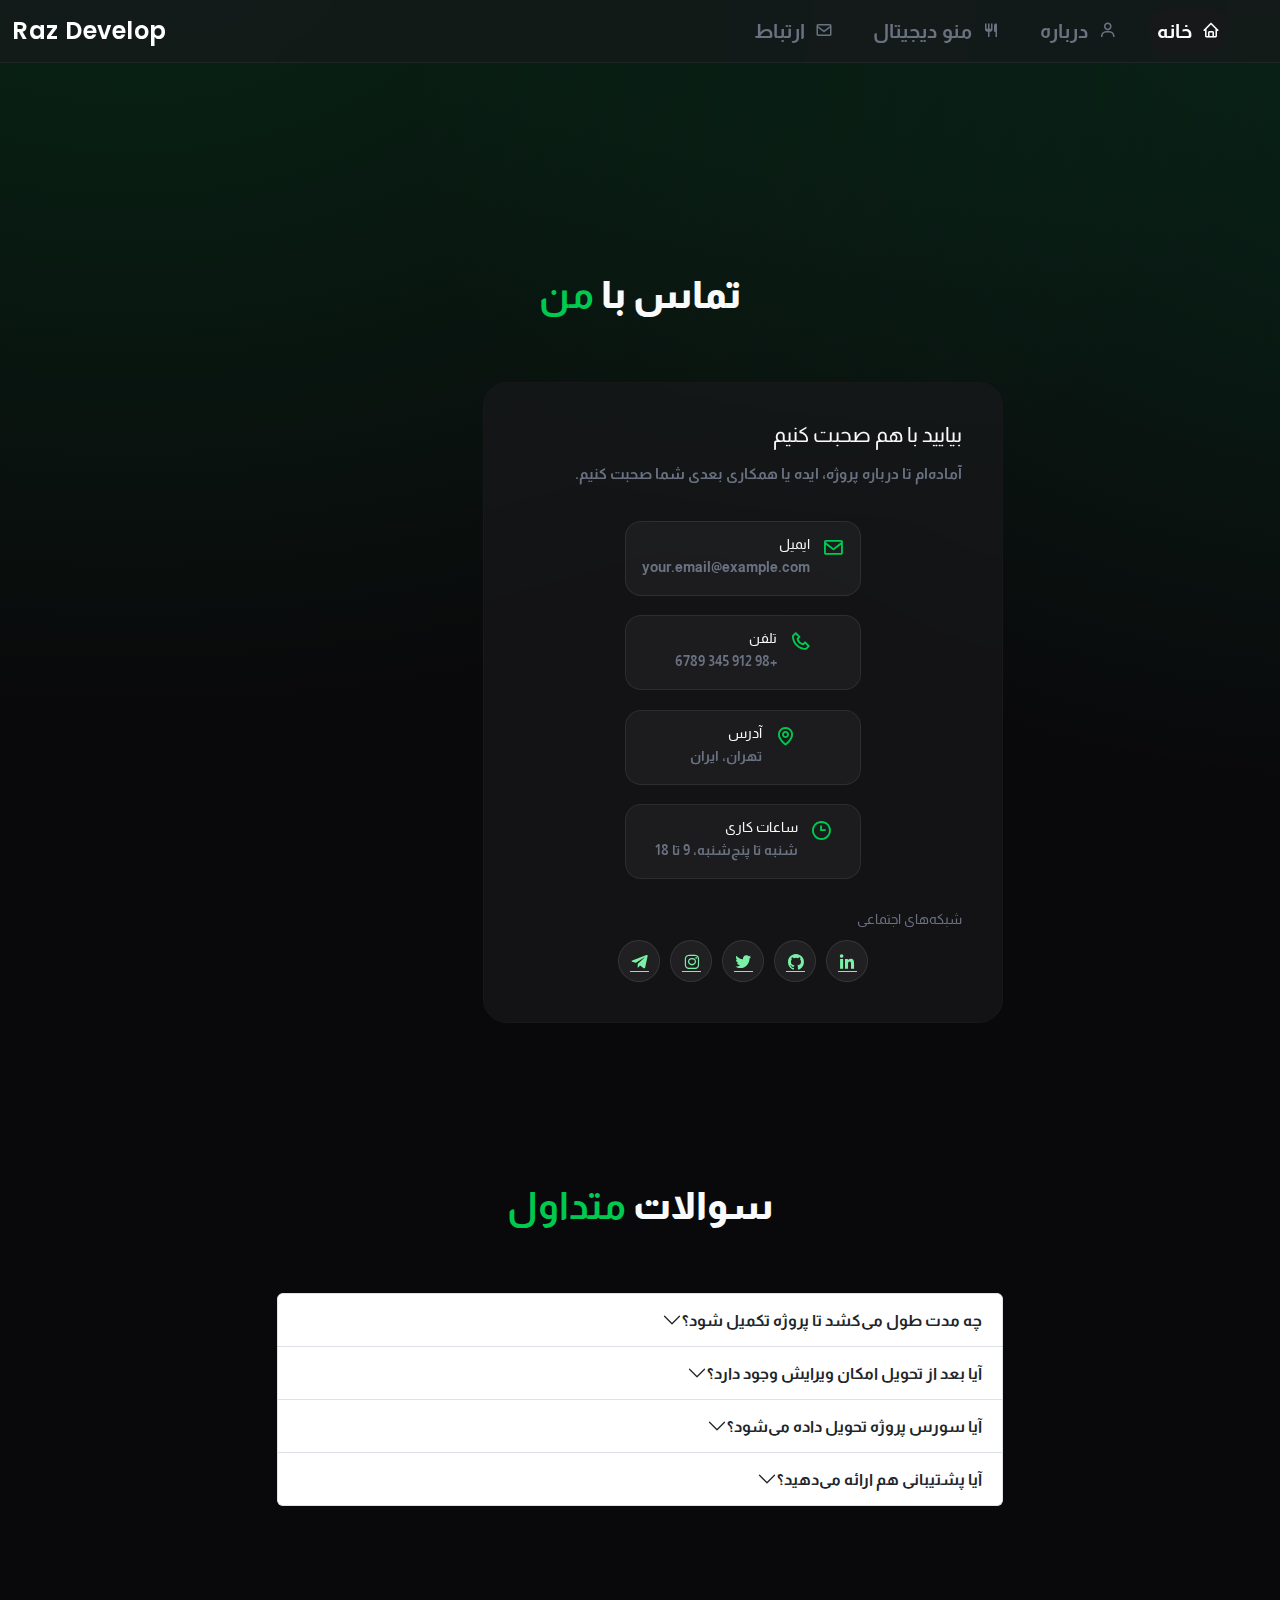
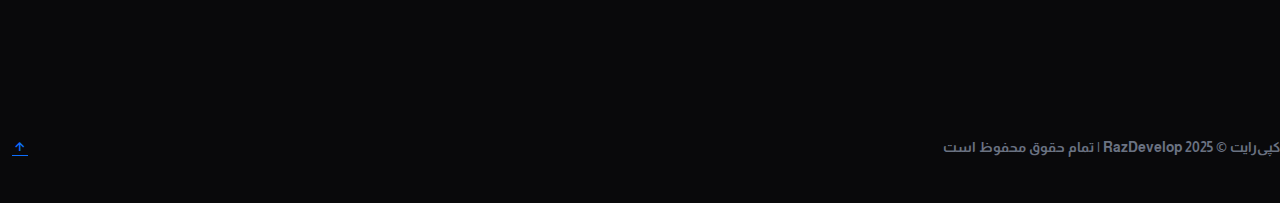
<file: html/contact.html>
<!DOCTYPE html>
<html lang="fa" dir="rtl">

<head>
    <meta charset="UTF-8">
    <meta name="viewport" content="width=device-width, initial-scale=1.0">
    <title>تماس با ما | RazDevelop</title>

    <!-- icons -->
    <link href='https://unpkg.com/boxicons@2.1.4/css/boxicons.min.css' rel='stylesheet'>

    <!-- font -->
    <link rel="preconnect" href="https://fonts.googleapis.com">
    <link rel="preconnect" href="https://fonts.gstatic.com" crossorigin>
    <link href="https://fonts.googleapis.com/css2?family=Poppins:wght@300;400;500;600;700&display=swap"
        rel="stylesheet preload">
    <link rel="preconnect" href="https://fonts.googleapis.com">
    <link rel="preconnect" href="https://fonts.gstatic.com" crossorigin>
    <link
        href="https://fonts.googleapis.com/css2?family=Almarai:wght@300;400;700;800&family=Cairo:wght@200..1000&family=Changa:wght@200..800&family=Elms+Sans:ital,wght@0,100..900;1,100..900&family=Source+Code+Pro:ital,wght@0,200..900;1,200..900&family=Zain:ital,wght@0,200;0,300;0,400;0,700;0,800;0,900;1,300;1,400&display=swap"
        rel="stylesheet preload">

    <!-- style -->
    <link href="https://cdn.jsdelivr.net/npm/bootstrap@5.3.2/dist/css/bootstrap.min.css" rel="stylesheet">
    <link rel="stylesheet" href="../style/style.css">
</head>

<body>

    <!-- header navigation -->
    <header class="header">
        <nav class="navbar navbar-expand-lg navbar-dark" dir="ltr">
            <div class="container-fluid">

                <!-- Brand -->
                <a class="navbar-brand fw-semibold fs-4" href="#home">
                    Raz Develop
                </a>

                <!-- Toggler -->
                <button class="navbar-toggler" type="button" data-bs-toggle="collapse" data-bs-target="#mainNav">
                    <span class="navbar-toggler-icon"></span>
                </button>

                <!-- Menu -->
                <div class="collapse navbar-collapse" id="mainNav">
                    <ul class="navbar-nav ms-auto align-items-lg-center gap-lg-3" dir="rtl">
                        <li class="nav-item">
                            <a class="nav-link active" href="../index.html">
                                <i class='bx bx-home'></i> خانه
                            </a>
                        </li>
                        <li class="nav-item">
                            <a class="nav-link" href="about.html">
                                <i class='bx bx-user'></i> درباره
                            </a>
                        </li>
                        <li class="nav-item">
                            <a class="nav-link" href="restaurant-menu.html">
                                <i class='bx bx-restaurant'></i> منو دیجیتال
                            </a>
                        </li>
                        <!-- <li class="nav-item">
                            <a class="nav-link" href="#">
                                <i class='bx bx-layout'></i> نمونه‌کار
                            </a>
                        </li> -->
                        <li class="nav-item">
                            <a class="nav-link" href="services.html">
                                <i class='bx bx-envelope'></i> ارتباط
                            </a>
                        </li>
                    </ul>
                </div>

            </div>
        </nav>
    </header>

    <!-- main -->
    <main class="page contact-page">

        <!-- contact info -->
        <section class="section">
            <div class="section-head">
                <h2 class="heading">تماس با <span>من</span></h2>
            </div>

            <div class="section-body">
                <div class="container">
                    <div class="row justify-content-center">
                        <div class="con-12 col-md-10 col-lg-8">
                            <div class="contact-info">
                                <h3>بیایید با هم صحبت کنیم</h3>
                                <p>
                                    آماده‌ام تا درباره پروژه، ایده یا همکاری بعدی شما صحبت کنیم.
                                </p>

                                <div class="contact-details">

                                    <div class="contact-item">
                                        <i class='bx bx-envelope'></i>
                                        <div class="contact-text">
                                            <h4>ایمیل</h4>
                                            <p>your.email@example.com</p>
                                        </div>
                                    </div>

                                    <div class="contact-item">
                                        <i class='bx bx-phone'></i>
                                        <div class="contact-text">
                                            <h4>تلفن</h4>
                                            <p>+98 912 345 6789</p>
                                        </div>
                                    </div>

                                    <div class="contact-item">
                                        <i class='bx bx-map'></i>
                                        <div class="contact-text">
                                            <h4>آدرس</h4>
                                            <p>تهران، ایران</p>
                                        </div>
                                    </div>

                                    <div class="contact-item">
                                        <i class='bx bx-time'></i>
                                        <div class="contact-text">
                                            <h4>ساعات کاری</h4>
                                            <p>شنبه تا پنج‌شنبه، 9 تا 18</p>
                                        </div>
                                    </div>

                                </div>

                                <div class="social-media">
                                    <h4>شبکه‌های اجتماعی</h4>
                                    <div class="social-links">
                                        <a href="#"><i class='bx bxl-linkedin'></i></a>
                                        <a href="#"><i class='bx bxl-github'></i></a>
                                        <a href="#"><i class='bx bxl-twitter'></i></a>
                                        <a href="#"><i class='bx bxl-instagram'></i></a>
                                        <a href="#"><i class='bx bxl-telegram'></i></a>
                                    </div>

                                </div>
                            </div>
                        </div>
                    </div>
                </div>
            </div>
        </section>

        <!-- faq -->
        <section class="section">
            <div class="section-head">
                <h2 class="heading">سوالات <span>متداول</span></h2>
            </div>

            <div class="section-body">
                <div class="container">
                    <div class="row justify-content-center">
                        <div class="col-12 col-md-10 col-lg-8">

                            <div class="accordion faq-cards" id="faqAccordion">

                                <!-- FAQ 1 -->
                                <div class="accordion-item">
                                    <h2 class="accordion-header">
                                        <button class="accordion-button collapsed" type="button"
                                            data-bs-toggle="collapse" data-bs-target="#faq1">
                                            چه مدت طول می‌کشد تا پروژه تکمیل شود؟
                                        </button>
                                    </h2>
                                    <div id="faq1" class="accordion-collapse collapse" data-bs-parent="#faqAccordion">
                                        <div class="accordion-body">
                                            بسته به ابعاد پروژه، از ۳ روز تا ۱۵ روز متغیر است.
                                        </div>
                                    </div>
                                </div>

                                <!-- FAQ 2 -->
                                <div class="accordion-item">
                                    <h2 class="accordion-header">
                                        <button class="accordion-button collapsed" type="button"
                                            data-bs-toggle="collapse" data-bs-target="#faq2">
                                            آیا بعد از تحویل امکان ویرایش وجود دارد؟
                                        </button>
                                    </h2>
                                    <div id="faq2" class="accordion-collapse collapse" data-bs-parent="#faqAccordion">
                                        <div class="accordion-body">
                                            بله، تغییرات جزئی تا مدت مشخصی بدون هزینه انجام می‌شود.
                                        </div>
                                    </div>
                                </div>

                                <!-- FAQ 3 -->
                                <div class="accordion-item">
                                    <h2 class="accordion-header">
                                        <button class="accordion-button collapsed" type="button"
                                            data-bs-toggle="collapse" data-bs-target="#faq3">
                                            آیا سورس پروژه تحویل داده می‌شود؟
                                        </button>
                                    </h2>
                                    <div id="faq3" class="accordion-collapse collapse" data-bs-parent="#faqAccordion">
                                        <div class="accordion-body">
                                            بله، پس از تسویه کامل، سورس کد به‌طور کامل تحویل می‌شود.
                                        </div>
                                    </div>
                                </div>

                                <!-- FAQ 4 -->
                                <div class="accordion-item">
                                    <h2 class="accordion-header">
                                        <button class="accordion-button collapsed" type="button"
                                            data-bs-toggle="collapse" data-bs-target="#faq4">
                                            آیا پشتیبانی هم ارائه می‌دهید؟
                                        </button>
                                    </h2>
                                    <div id="faq4" class="accordion-collapse collapse" data-bs-parent="#faqAccordion">
                                        <div class="accordion-body">
                                            بله، پشتیبانی و نگهداری پروژه طبق توافق انجام می‌شود.
                                        </div>
                                    </div>
                                </div>

                            </div>

                        </div>
                    </div>
                </div>
            </div>

        </section>

    </main>

    <!-- footer -->
    <footer class="footer">
        <div class="footer-text">
            <p>کپی‌رایت © 2025 RazDevelop | تمام حقوق محفوظ است</p>
        </div>
        <div class="footer-iconTop">
            <a href="#header"><i class='bx bx-up-arrow-alt'></i></a>
        </div>
    </footer>

    <script src="https://cdn.jsdelivr.net/npm/bootstrap@5.3.2/dist/js/bootstrap.bundle.min.js"></script>
    <script src="../js/script.js"></script>
</body>

</html>
</file>
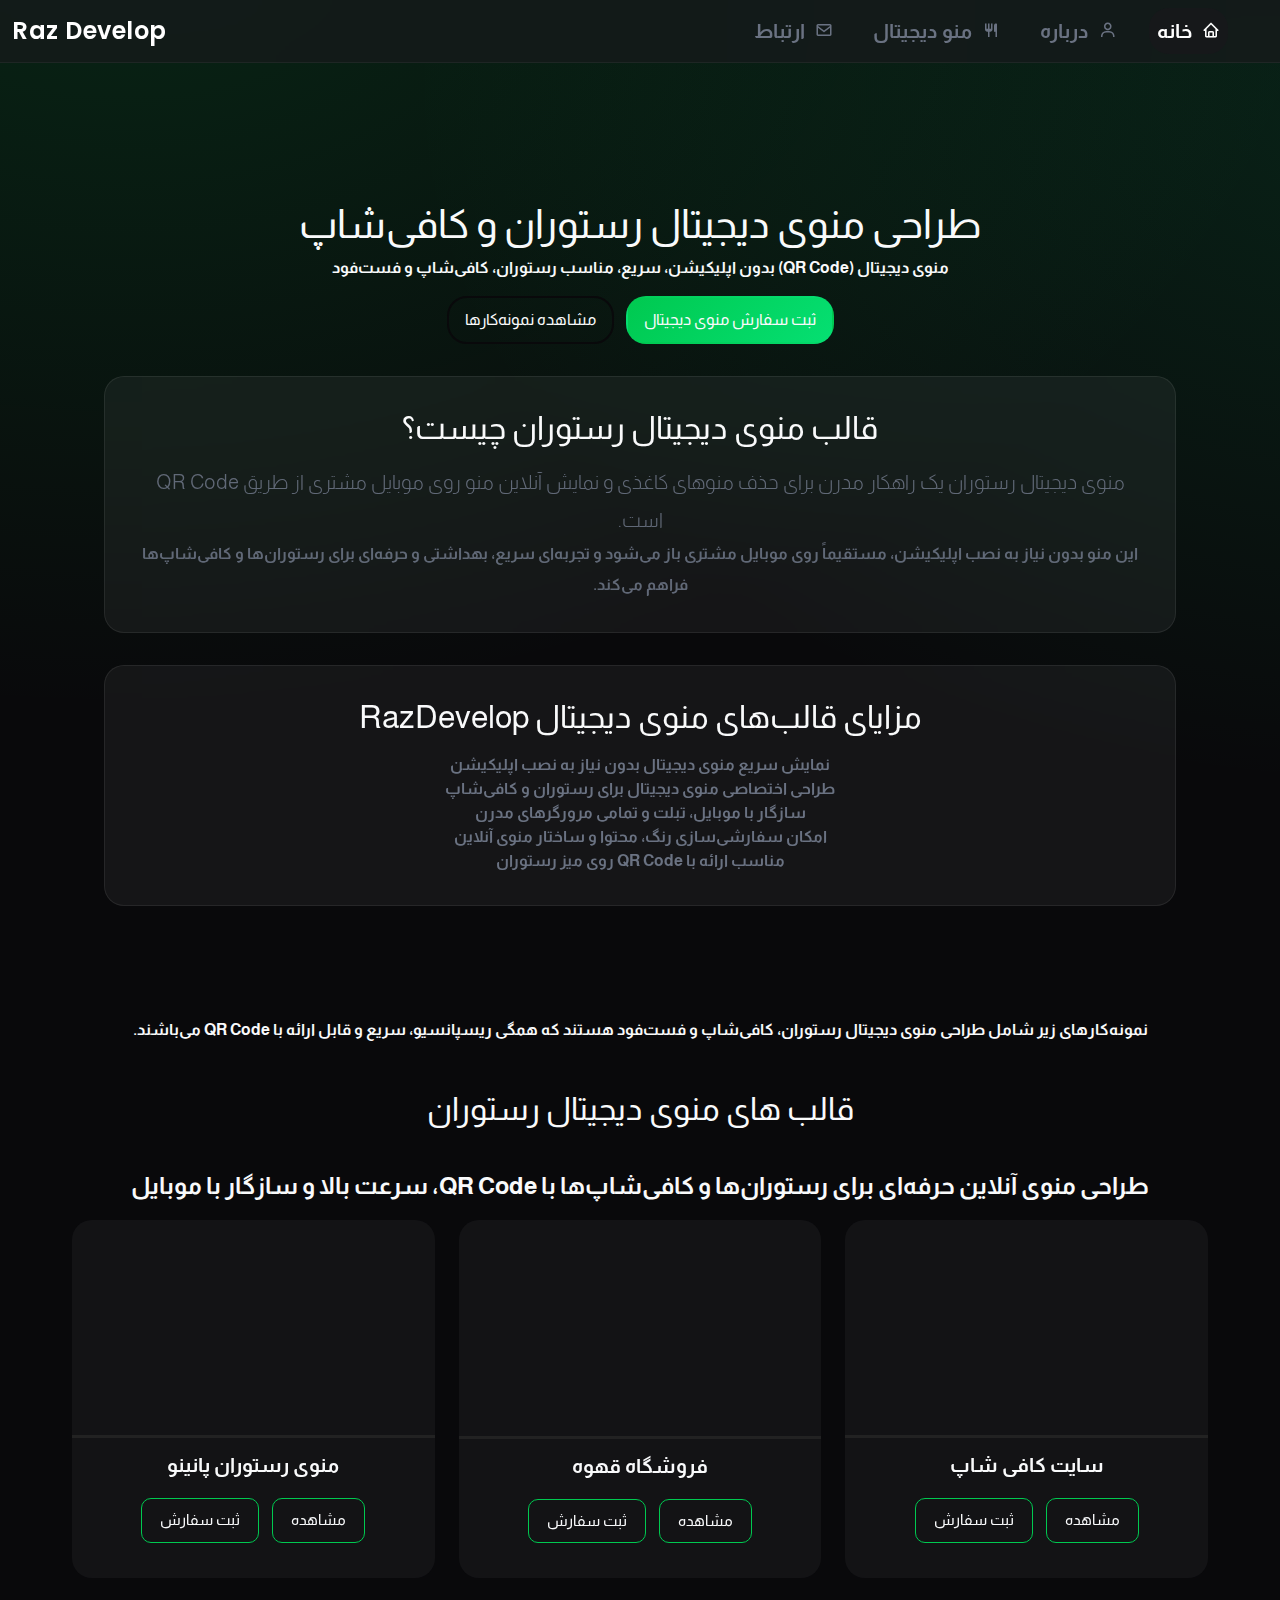
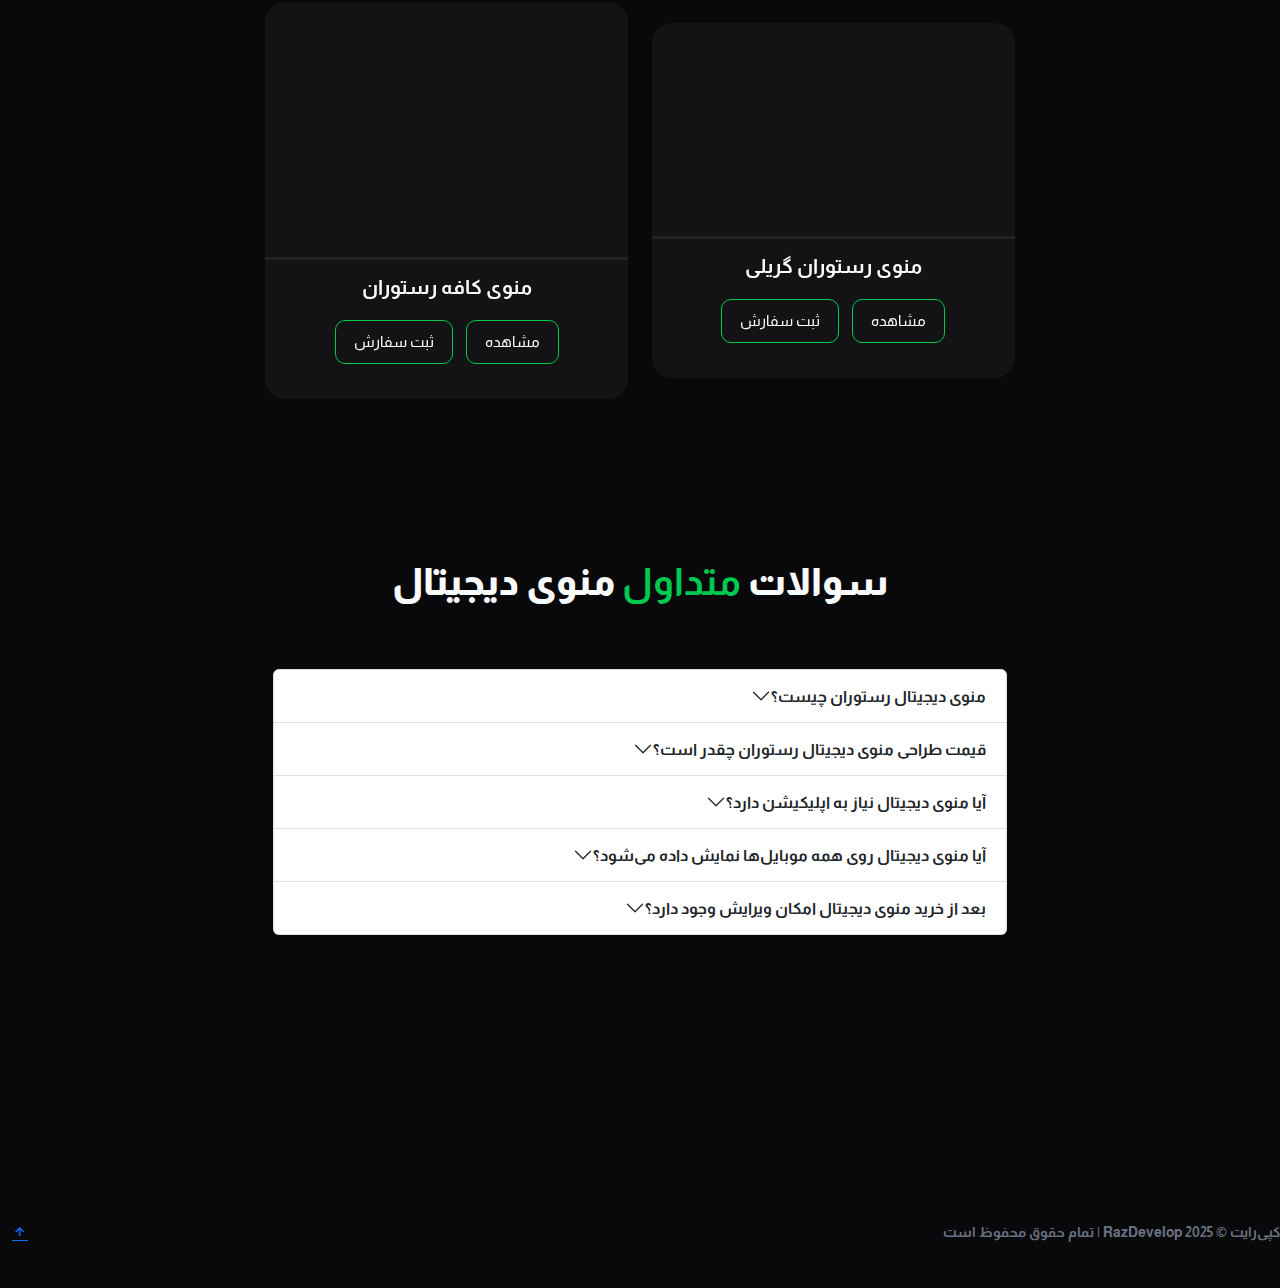
<file: html/restaurant-menu.html>
<!DOCTYPE html>
<html lang="fa" dir="rtl">

<head>

    <meta charset="UTF-8">
    <meta name="viewport" content="width=device-width, initial-scale=1.0">
    <meta name="google-site-verification" content="1714722546a466b9">
    <title>طراحی منوی دیجیتال کافی شاپ و رستوران | QR Code، سریع و بدون اپلیکیشن | RazDevelop</title>

    <!-- ============= BASIC SEO ============= -->
    <meta name="description"
        content="طراحی منوی دیجیتال رستوران و کافی‌شاپ با QR Code، بدون اپلیکیشن، سریع و ریسپانسیو. مناسب رستوران، کافه و فست‌فود همراه با نمونه‌کار واقعی و ثبت سفارش آنلاین.">
    <meta name="author" content="RazDevelop">
    <meta name="robots" content="index, follow">
    <link rel="canonical" href="https://razdevelop.netlify.app/restaurant-menu.html">

    <!-- ============= OPEN GRAPH ============= -->
    <meta property="og:title" content="طراحی منوی دیجیتال رستوران و کافی‌شاپ | QR Code | RazDevelop">
    <meta property="og:description"
        content="طراحی سایت حرفه‌ای مخصوص رستوران، کافی‌شاپ و فست‌فود با منوی دیجیتال QR Code، سرعت بالا و طراحی مدرن.">
    <meta property="og:type" content="website">
    <meta property="og:url" content="https://razdevelop.netlify.app/restaurant-menu.html">
    <meta property="og:site_name" content="RazDevelop">
    <meta property="og:locale" content="fa_IR">
    <meta property="og:image" content="https://razdevelop.netlify.app/img/preview.png">
    <meta property="og:image:alt" content="طراحی منوی دیجیتال رستوران و کافی‌شاپ RazDevelop">

    <!-- ============= TWITTER CARD ============= -->
    <meta name="twitter:card" content="summary_large_image">
    <meta name="twitter:title" content="طراحی منوی دیجیتال رستوران | RazDevelop">
    <meta name="twitter:description"
        content="منوی دیجیتال حرفه‌ای برای رستوران و کافی‌شاپ با QR Code و طراحی سریع و ریسپانسیو.">
    <meta name="twitter:image" content="https://razdevelop.netlify.app/img/preview.png">

    <!-- Icons -->
    <link href="https://unpkg.com/boxicons@2.1.4/css/boxicons.min.css" rel="stylesheet">

    <!-- Fonts (تمیز و بدون تکرار) -->
    <link rel="preconnect" href="https://fonts.googleapis.com">
    <link rel="preconnect" href="https://fonts.gstatic.com" crossorigin>
    <link
        href="https://fonts.googleapis.com/css2?family=Poppins:wght@300;400;500;600;700&family=Almarai:wght@300;400;700;800&display=swap"
        rel="stylesheet">

    <!-- Styles -->
    <link href="https://cdn.jsdelivr.net/npm/bootstrap@5.3.2/dist/css/bootstrap.min.css" rel="stylesheet">
    <link rel="stylesheet" href="../style/style.css">

    <!-- ============= FAQ SCHEMA (SEO KILLER) ============= -->
    <script type="application/ld+json">
{
  "@context": "https://schema.org",
  "@type": "FAQPage",
  "mainEntity": [
    {
      "@type": "Question",
      "name": "منوی دیجیتال رستوران چیست؟",
      "acceptedAnswer": {
        "@type": "Answer",
        "text": "منوی دیجیتال رستوران یک منوی آنلاین است که از طریق QR Code روی موبایل مشتری باز می‌شود و بدون نیاز به نصب اپلیکیشن، امکان مشاهده منو را فراهم می‌کند."
      }
    },
    {
      "@type": "Question",
      "name": "قیمت منوی دیجیتال رستوران چقدر است؟",
      "acceptedAnswer": {
        "@type": "Answer",
        "text": "هزینه طراحی منوی دیجیتال بسته به امکانات و طراحی اختصاصی متفاوت است. برای دریافت قیمت دقیق می‌توانید از طریق فرم سفارش با RazDevelop تماس بگیرید."
      }
    },
    {
      "@type": "Question",
      "name": "آیا منوی دیجیتال نیاز به اپلیکیشن دارد؟",
      "acceptedAnswer": {
        "@type": "Answer",
        "text": "خیر. منوی دیجیتال RazDevelop بدون نیاز به نصب اپلیکیشن و مستقیماً از طریق مرورگر موبایل باز می‌شود."
      }
    },
    {
      "@type": "Question",
      "name": "آیا منوی دیجیتال روی موبایل همه مشتریان نمایش داده می‌شود؟",
      "acceptedAnswer": {
        "@type": "Answer",
        "text": "بله. این منوها کاملاً ریسپانسیو هستند و روی موبایل، تبلت و تمامی مرورگرهای مدرن به‌درستی نمایش داده می‌شوند."
      }
    },
    {
      "@type": "Question",
      "name": "بعد از خرید منوی دیجیتال، امکان ویرایش وجود دارد؟",
      "acceptedAnswer": {
        "@type": "Answer",
        "text": "بله. پس از تحویل پروژه، امکان ویرایش محتوا و اعمال تغییرات طبق توافق وجود دارد."
      }
    }
  ]
}
</script>

    <!-- ============= GA4 ============= -->
    <script async src="https://www.googletagmanager.com/gtag/js?id=G-1714722546a466b9"></script>
    <script>
        window.dataLayer = window.dataLayer || [];
        function gtag() { dataLayer.push(arguments); }
        gtag('js', new Date());
        gtag('config', 'G-1714722546a466b9');
    </script>

</head>

<body>

    <!-- header navigation -->
    <header class="header">
        <nav class="navbar navbar-expand-lg navbar-dark" dir="ltr">
            <div class="container-fluid">

                <!-- Brand -->
                <a class="navbar-brand fw-semibold fs-4" href="#home">
                    Raz Develop
                </a>

                <!-- Toggler -->
                <button class="navbar-toggler" type="button" data-bs-toggle="collapse" data-bs-target="#mainNav">
                    <span class="navbar-toggler-icon"></span>
                </button>

                <!-- Menu -->
                <div class="collapse navbar-collapse" id="mainNav">
                    <ul class="navbar-nav ms-auto align-items-lg-center gap-lg-3" dir="rtl">
                        <li class="nav-item">
                            <a class="nav-link active" href="../index.html">
                                <i class='bx bx-home'></i> خانه
                            </a>
                        </li>
                        <li class="nav-item">
                            <a class="nav-link" href="about.html">
                                <i class='bx bx-user'></i> درباره
                            </a>
                        </li>
                        <li class="nav-item">
                            <a class="nav-link" href="restaurant-menu.html">
                                <i class='bx bx-restaurant'></i> منو دیجیتال
                            </a>
                        </li>
                        <!-- <li class="nav-item">
                            <a class="nav-link" href="#">
                                <i class='bx bx-layout'></i> نمونه‌کار
                            </a>
                        </li> -->
                        <li class="nav-item">
                            <a class="nav-link" href="services.html">
                                <i class='bx bx-envelope'></i> ارتباط
                            </a>
                        </li>
                    </ul>
                </div>

            </div>
        </nav>
    </header>


    <!-- main content -->
    <main class="content">
        <!-- work -->
        <section id="work" class="section work">
            <h1 class="section-title">
                طراحی منوی دیجیتال رستوران و کافی‌شاپ
            </h1>
            <p class="hero-subtitle">
                منوی دیجیتال (QR Code) بدون اپلیکیشن، سریع، مناسب رستوران، کافی‌شاپ و فست‌فود
            </p>

            <div class="hero-actions">
                <a href="#orderModal" class="btn primary">ثبت سفارش منوی دیجیتال</a>
                <a href="#work-samples" class="btn outline">مشاهده نمونه‌کارها</a>
            </div>

            <section class="content-inner">

                <div class="about-card">
                    <h2>قالب منوی دیجیتال رستوران چیست؟</h2>
                    <p class="lead">
                        منوی دیجیتال رستوران یک راهکار مدرن برای حذف منوهای کاغذی و نمایش آنلاین منو روی موبایل مشتری از
                        طریق QR Code است.
                    </p>
                    <p>
                        این منو بدون نیاز به نصب اپلیکیشن، مستقیماً روی موبایل مشتری باز می‌شود و تجربه‌ای سریع، بهداشتی
                        و حرفه‌ای برای رستوران‌ها و کافی‌شاپ‌ها فراهم می‌کند.
                    </p>
                </div>

                <div class="about-card" style="margin-top: 24px;">
                    <h2>مزایای قالب‌های منوی دیجیتال RazDevelop</h2>
                    <ul style="list-style: none; padding: 0; margin: 0;">
                        <li>نمایش سریع منوی دیجیتال بدون نیاز به نصب اپلیکیشن</li>
                        <li>طراحی اختصاصی منوی دیجیتال برای رستوران و کافی‌شاپ</li>
                        <li>سازگار با موبایل، تبلت و تمامی مرورگرهای مدرن</li>
                        <li>امکان سفارشی‌سازی رنگ، محتوا و ساختار منوی آنلاین</li>
                        <li>مناسب ارائه با QR Code روی میز رستوران</li>
                    </ul>
                </div>

            </section>


            <!-- work -->
            <section id="work-samples" class="section work">
                <p class="seo-text">
                    نمونه‌کارهای زیر شامل طراحی منوی دیجیتال رستوران، کافی‌شاپ و فست‌فود هستند که همگی
                    ریسپانسیو، سریع و قابل ارائه با QR Code می‌باشند.
                </p>
                <h2 class="section-subtitle">
                    قالب های منوی دیجیتال رستوران
                </h2>

                <p class="section-desc">
                    طراحی منوی آنلاین حرفه‌ای برای رستوران‌ها و کافی‌شاپ‌ها با QR Code، سرعت بالا و سازگار با موبایل
                </p>
                <div class="row g-4">

                    <div class="col-12 col-md-6 col-lg-4">
                        <article class="work-card">
                            <img src="../img/coffee_shop_website_Global.webp" loading="lazy" decoding="async"
                                alt="طراحی سایت کافی‌شاپ حرفه‌ای با منوی دیجیتال و ظاهر مدرن — نمونه‌کار RazDevelop">
                            <div class="work-info">
                                <h3>سایت کافی شاپ</h3>
                                <a href="https://arshiarazban.github.io/coffee_shop_website_Global/"
                                    class="btn tiny">مشاهده</a>
                                <button class="btn tiny order-btn"
                                    data-github="https://github.com/arshiarazban/coffee_shop_global"
                                    data-project="سایت کافی شاپ">ثبت سفارش</button>
                            </div>
                        </article>
                    </div>

                    <div class="col-12 col-md-6 col-lg-4">
                        <article class="work-card">
                            <img src="../img/coffee_shop_website_IR.webp" loading="lazy" decoding="async"
                                alt="طراحی سایت فروشگاه قهوه با تجربه کاربری روان و طراحی حرفه‌ای — RazDevelop">
                            <div class="work-info">
                                <h3>فروشگاه قهوه</h3>
                                <a href="https://arshiarazban.github.io/coffee_shop_website_IR/"
                                    class="btn tiny">مشاهده</a>
                                <button class="btn tiny order-btn"
                                    data-github="https://arshiarazban.github.io/coffee_shop_website_IR/"
                                    data-project="فروشگاه قهوه">ثبت سفارش</button>
                            </div>
                        </article>
                    </div>

                    <div class="col-12 col-md-6 col-lg-4">
                        <article class="work-card">
                            <img src="../img/panino menu.webp" loading="lazy" decoding="async"
                                alt="طراحی منوی دیجیتال رستوران پانینو با گرافیک جذاب و سرعت بالا — RazDevelop">
                            <div class="work-info">
                                <h3>منوی رستوران پانینو</h3>
                                <a href="https://paninosandwichbar.github.io/Menu/" class="btn tiny">مشاهده</a>
                                <button class="btn tiny order-btn"
                                    data-github="https://paninosandwichbar.github.io/Menu/"
                                    data-project="منوی رستوران پانینو">ثبت سفارش</button>
                            </div>
                        </article>
                    </div>

                    <div class="col-12 col-md-6 col-lg-4">
                        <article class="work-card">
                            <img src="../img/grilli.webp" loading="lazy" decoding="async"
                                alt="نمونه‌کار طراحی منوی دیجیتال برای رستوران گریلی — RazDevelop">
                            <div class="work-info">
                                <h3>منوی رستوران گریلی</h3>
                                <a href="https://arshiarazban.github.io/Restaurant_website_menu_grilli/"
                                    class="btn tiny">مشاهده</a>
                                <button class="btn tiny order-btn"
                                    data-github="https://arshiarazban.github.io/Restaurant_website_menu_grilli/"
                                    data-project="منوی رستوران گریلی">ثبت سفارش</button>
                            </div>
                        </article>
                    </div>

                    <div class="col-12 col-md-6 col-lg-4">
                        <article class="work-card">
                            <img src="../img/coffee_websit.webp" loading="lazy" decoding="async"
                                alt="طراحی منوی دیجیتال حرفه‌ای برای کافه رستوران — نمونه‌کار RazDevelop">
                            <div class="work-info">
                                <h3>منوی کافه رستوران</h3>
                                <a href="https://arshiarazban.github.io/menu-coffeeshop/" class="btn tiny">مشاهده</a>
                                <button class="btn tiny order-btn"
                                    data-github="https://arshiarazban.github.io/menu-coffeeshop/"
                                    data-project="منوی کافه رستوران">ثبت سفارش</button>
                            </div>
                        </article>
                    </div>

                    <!-- <article class="work-card">
                    <img src="img/Technology-and-business-information-site.webp" loading="lazy" decoding="async" alt="Technology-and-business-information-site">
                    <div class="work-info">
                        <h3>سایت خبرگزاری</h3>
                        <a href="https://arshiarazban.github.io/Technology-and-business-information-site/" class="btn tiny">مشاهده</a>
                    </div>
                </article> -->

                </div>
            </section>

            <section class="section">
                <div class="section-head">
                    <h2 class="heading">سوالات <span>متداول</span> منوی دیجیتال</h2>
                </div>

                <div class="section-body">
                    <div class="container">
                        <div class="row justify-content-center">
                            <div class="col-12 col-md-10 col-lg-8">

                                <div class="accordion faq-cards" id="faqAccordion">

                                    <div class="accordion-item">
                                        <h2 class="accordion-header">
                                            <button class="accordion-button collapsed" type="button"
                                                data-bs-toggle="collapse" data-bs-target="#faq1">
                                                منوی دیجیتال رستوران چیست؟
                                            </button>
                                        </h2>
                                        <div id="faq1" class="accordion-collapse collapse"
                                            data-bs-parent="#faqAccordion">
                                            <div class="accordion-body">
                                                منوی دیجیتال رستوران یک منوی آنلاین است که از طریق QR Code روی موبایل
                                                مشتری باز
                                                می‌شود و بدون نیاز به نصب اپلیکیشن، امکان مشاهده منو را فراهم می‌کند.
                                            </div>
                                        </div>
                                    </div>

                                    <div class="accordion-item">
                                        <h2 class="accordion-header">
                                            <button class="accordion-button collapsed" type="button"
                                                data-bs-toggle="collapse" data-bs-target="#faq2">
                                                قیمت طراحی منوی دیجیتال رستوران چقدر است؟
                                            </button>
                                        </h2>
                                        <div id="faq2" class="accordion-collapse collapse"
                                            data-bs-parent="#faqAccordion">
                                            <div class="accordion-body">
                                                هزینه طراحی منوی دیجیتال بسته به امکانات، طراحی اختصاصی و نوع رستوران
                                                متفاوت است.
                                                برای دریافت قیمت دقیق می‌توانید از طریق فرم سفارش با ما در ارتباط باشید.
                                            </div>
                                        </div>
                                    </div>

                                    <div class="accordion-item">
                                        <h2 class="accordion-header">
                                            <button class="accordion-button collapsed" type="button"
                                                data-bs-toggle="collapse" data-bs-target="#faq3">
                                                آیا منوی دیجیتال نیاز به اپلیکیشن دارد؟
                                            </button>
                                        </h2>
                                        <div id="faq3" class="accordion-collapse collapse"
                                            data-bs-parent="#faqAccordion">
                                            <div class="accordion-body">
                                                خیر. منوی دیجیتال RazDevelop بدون نیاز به نصب اپلیکیشن و مستقیماً در
                                                مرورگر موبایل
                                                باز می‌شود.
                                            </div>
                                        </div>
                                    </div>

                                    <div class="accordion-item">
                                        <h2 class="accordion-header">
                                            <button class="accordion-button collapsed" type="button"
                                                data-bs-toggle="collapse" data-bs-target="#faq4">
                                                آیا منوی دیجیتال روی همه موبایل‌ها نمایش داده می‌شود؟
                                            </button>
                                        </h2>
                                        <div id="faq4" class="accordion-collapse collapse"
                                            data-bs-parent="#faqAccordion">
                                            <div class="accordion-body">
                                                بله. این منوها کاملاً ریسپانسیو هستند و روی موبایل، تبلت و تمامی
                                                مرورگرهای مدرن
                                                به‌درستی نمایش داده می‌شوند.
                                            </div>
                                        </div>
                                    </div>

                                    <div class="accordion-item">
                                        <h2 class="accordion-header">
                                            <button class="accordion-button collapsed" type="button"
                                                data-bs-toggle="collapse" data-bs-target="#faq5">
                                                بعد از خرید منوی دیجیتال امکان ویرایش وجود دارد؟
                                            </button>
                                        </h2>
                                        <div id="faq5" class="accordion-collapse collapse"
                                            data-bs-parent="#faqAccordion">
                                            <div class="accordion-body">
                                                بله. پس از تحویل پروژه، امکان ویرایش محتوا و اعمال تغییرات طبق توافق
                                                وجود دارد.
                                            </div>
                                        </div>
                                    </div>

                                </div>

                            </div>
                        </div>
                    </div>
                </div>
            </section>

    </main>


    <!-- footer -->
    <footer class="footer">
        <div class="footer-text">
            <p>کپی‌رایت © 2025 RazDevelop | تمام حقوق محفوظ است</p>
        </div>
        <div class="footer-iconTop">
            <a href="#header"><i class='bx bx-up-arrow-alt'></i></a>
        </div>
    </footer>
    <div id="orderModal" class="modal">
        <div class="modal-content">
            <span class="close">&times;</span>
            <h2>فرم سفارش پروژه</h2>
            <form id="orderForm">

                <div class="container">
                    <div class="form reservation-form bg-black-10">
                        <div class="form-left">
                            <div class="input-wrapper">
                                <input type="text" name="name" placeholder="نام شما" autocomplete="off"
                                    class="input-field">
                                <input type="tel" name="phone" placeholder="شماره تلفن" autocomplete="off"
                                    class="input-field">
                                <input type="hidden" id="githubInput" name="github_link">
                            </div>
                            <div class="input-wrapper">
                                <textarea name="message" placeholder="پیام شما" autocomplete="off"
                                    class="input-field"></textarea>
                            </div>
                            <div class="input-tel">
                                <h2 class="headline-1 text-center">تماس با ما</h2>

                                <a href="tel:+989982160057"
                                    class="body-1 contact-number hover-underline">09982160057</a>
                            </div>

                            <!-- مقدار پروژه از دکمه سفارش بده وارد این فیلد می‌شود -->
                            <input type="hidden" name="project" id="projectInput">

                            <button type="submit" style="margin: 5px;" class="btn primary">ارسال سفارش</button>
                        </div>
                    </div>
                </div>
            </form>

        </div>
    </div>

    <script src="../js/script.js" defer></script>

    <!-- GA4 -->
    <script async src="https://www.googletagmanager.com/gtag/js?id=G-1714722546a466b9"></script>
    <script>
        window.dataLayer = window.dataLayer || [];
        function gtag() { dataLayer.push(arguments); }
        gtag('js', new Date());
        gtag('config', 'G-1714722546a466b9');
    </script>

    <script src="https://cdn.jsdelivr.net/npm/bootstrap@5.3.2/dist/js/bootstrap.bundle.min.js"></script>
</body>


</html>
</file>
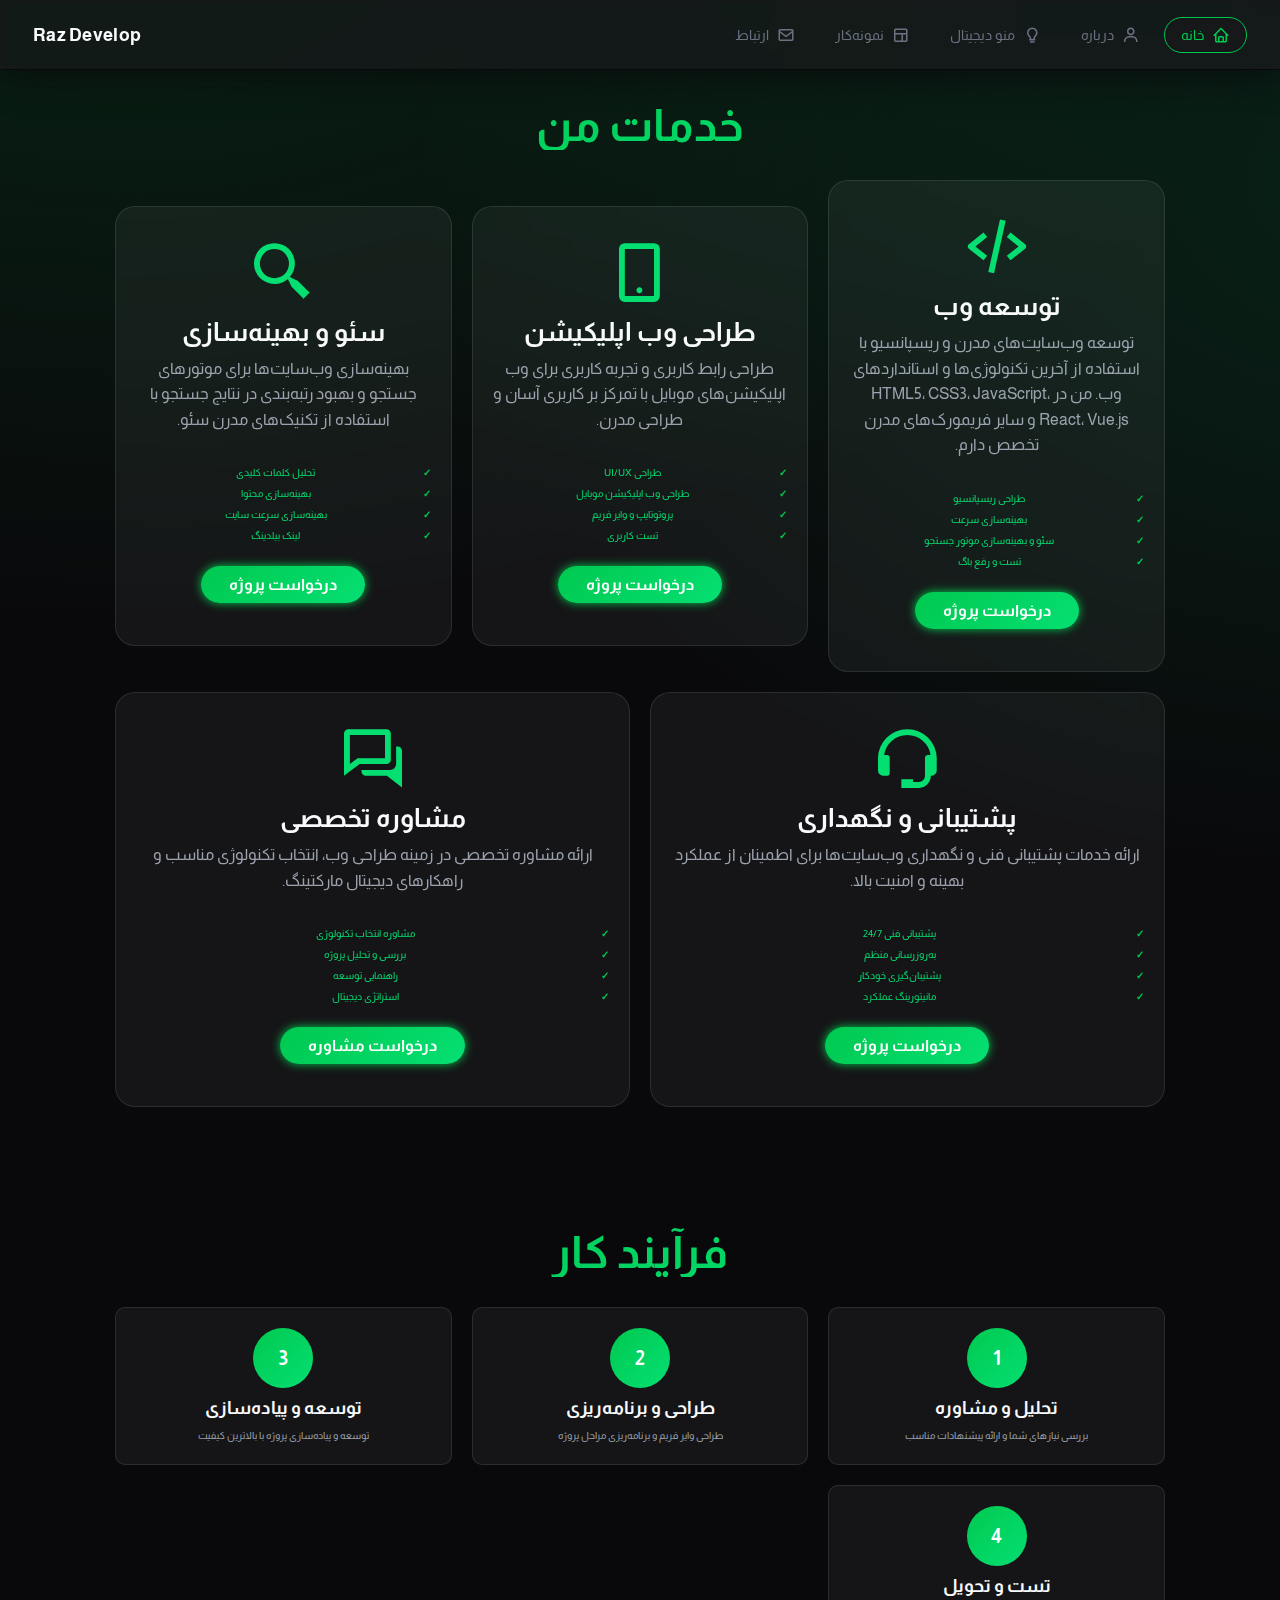
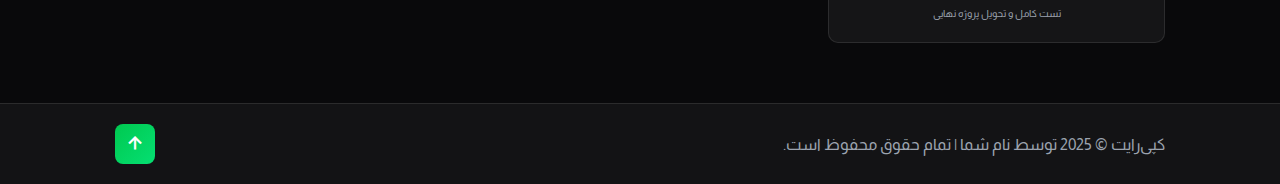
<file: html/services.html>
<!DOCTYPE html>
<html lang="fa" dir="rtl">

<head>
    <meta charset="UTF-8">
    <meta name="viewport" content="width=device-width, initial-scale=1.0">
    <title>خدمات - پورتفولیو مدرن</title>

    <!-- box icons -->
    <link href='https://unpkg.com/boxicons@2.1.4/css/boxicons.min.css' rel='stylesheet'>

    <!-- font -->
    <link rel="preconnect" href="https://fonts.googleapis.com">
    <link rel="preconnect" href="https://fonts.gstatic.com" crossorigin>
    <link href="https://fonts.googleapis.com/css2?family=Poppins:wght@300;400;500;600;700&display=swap"
        rel="stylesheet preload">
    <link rel="preconnect" href="https://fonts.googleapis.com">
    <link rel="preconnect" href="https://fonts.gstatic.com" crossorigin>
    <link
        href="https://fonts.googleapis.com/css2?family=Almarai:wght@300;400;700;800&family=Cairo:wght@200..1000&family=Changa:wght@200..800&family=Elms+Sans:ital,wght@0,100..900;1,100..900&family=Source+Code+Pro:ital,wght@0,200..900;1,200..900&family=Zain:ital,wght@0,200;0,300;0,400;0,700;0,800;0,900;1,300;1,400&display=swap"
        rel="stylesheet preload">

    <!-- custom css -->
    <link rel="stylesheet" href="../style/style_2.css">
</head>

<body>

    <!-- header design -->
    <header class="header" id="header">
        <a href="../index.html" class="brand">
            <!-- <i class='bx bx-shape-polygon'></i> -->
            <span>Raz Develop</span>
        </a>
        <nav class="menu">
            <a href="../index.html" class="menu-link active"><i class='bx bx-home'></i><span>خانه</span></a>
            <a href="about.html" class="menu-link"><i class='bx bx-user'></i><span>درباره</span></a>
            <a href="restaurant-menu.html" class="menu-link"><i class='bx bx-bulb'></i><span>منو دیجیتال</span></a>
            <a href="#work" class="menu-link"><i class='bx bx-layout'></i><span>نمونه‌کار</span></a>
            <a href="services.html" class="menu-link"><i class='bx bx-envelope'></i><span>ارتباط</span></a>
        </nav>
    </header>


    <!-- services page content -->
    <section class="services-page" id="services">
        <h2 class="heading">خدمات <span>من</span></h2>

        <div class="services-container">
            <div class="services-box">
                <i class='bx bx-code-alt'></i>
                <h3>توسعه وب</h3>
                <p>توسعه وب‌سایت‌های مدرن و ریسپانسیو با استفاده از آخرین تکنولوژی‌ها و استانداردهای وب. من در HTML5،
                    CSS3، JavaScript، React، Vue.js و سایر فریمورک‌های مدرن تخصص دارم.</p>
                <ul class="service-features">
                    <li>طراحی ریسپانسیو</li>
                    <li>بهینه‌سازی سرعت</li>
                    <li>سئو و بهینه‌سازی موتور جستجو</li>
                    <li>تست و رفع باگ</li>
                </ul>
                <a href="contact.html" class="btn">درخواست پروژه</a>
            </div>

            <div class="services-box">
                <i class='bx bx-mobile-alt'></i>
                <h3>طراحی وب اپلیکیشن</h3>
                <p>طراحی رابط کاربری و تجربه کاربری برای وب اپلیکیشن‌های موبایل با تمرکز بر کاربری آسان و طراحی مدرن.
                </p>
                <ul class="service-features">
                    <li>طراحی UI/UX</li>
                    <li>طراحی وب اپلیکیشن موبایل</li>
                    <li>پروتوتایپ و وایر فریم</li>
                    <li>تست کاربری</li>
                </ul>
                <a href="contact.html" class="btn">درخواست پروژه</a>
            </div>

            <div class="services-box">
                <i class='bx bx-search-alt-2'></i>
                <h3>سئو و بهینه‌سازی</h3>
                <p>بهینه‌سازی وب‌سایت‌ها برای موتورهای جستجو و بهبود رتبه‌بندی در نتایج جستجو با استفاده از تکنیک‌های
                    مدرن سئو.</p>
                <ul class="service-features">
                    <li>تحلیل کلمات کلیدی</li>
                    <li>بهینه‌سازی محتوا</li>
                    <li>بهینه‌سازی سرعت سایت</li>
                    <li>لینک بیلدینگ</li>
                </ul>
                <a href="contact.html" class="btn">درخواست پروژه</a>
            </div>

            <div class="services-box">
                <i class='bx bx-support'></i>
                <h3>پشتیبانی و نگهداری</h3>
                <p>ارائه خدمات پشتیبانی فنی و نگهداری وب‌سایت‌ها برای اطمینان از عملکرد بهینه و امنیت بالا.</p>
                <ul class="service-features">
                    <li>پشتیبانی فنی 24/7</li>
                    <li>به‌روزرسانی منظم</li>
                    <li>پشتیبان‌گیری خودکار</li>
                    <li>مانیتورینگ عملکرد</li>
                </ul>
                <a href="contact.html" class="btn">درخواست پروژه</a>
            </div>

            <div class="services-box">
                <i class='bx bx-conversation'></i>
                <h3>مشاوره تخصصی</h3>
                <p>ارائه مشاوره تخصصی در زمینه طراحی وب، انتخاب تکنولوژی مناسب و راهکارهای دیجیتال مارکتینگ.</p>
                <ul class="service-features">
                    <li>مشاوره انتخاب تکنولوژی</li>
                    <li>بررسی و تحلیل پروژه</li>
                    <li>راهنمایی توسعه</li>
                    <li>استراتژی دیجیتال</li>
                </ul>
                <a href="contact.html" class="btn">درخواست مشاوره</a>
            </div>
        </div>

        <!-- Process section -->
        <div class="process-section">
            <h2 class="heading">فرآیند <span>کار</span></h2>
            <div class="process-container">
                <div class="process-step">
                    <div class="step-number">1</div>
                    <h3>تحلیل و مشاوره</h3>
                    <p>بررسی نیازهای شما و ارائه پیشنهادات مناسب</p>
                </div>
                <div class="process-step">
                    <div class="step-number">2</div>
                    <h3>طراحی و برنامه‌ریزی</h3>
                    <p>طراحی وایر فریم و برنامه‌ریزی مراحل پروژه</p>
                </div>
                <div class="process-step">
                    <div class="step-number">3</div>
                    <h3>توسعه و پیاده‌سازی</h3>
                    <p>توسعه و پیاده‌سازی پروژه با بالاترین کیفیت</p>
                </div>
                <div class="process-step">
                    <div class="step-number">4</div>
                    <h3>تست و تحویل</h3>
                    <p>تست کامل و تحویل پروژه نهایی</p>
                </div>
            </div>
        </div>
    </section>

    <!-- footer design -->
    <footer class="footer">
        <div class="footer-text">
            <p>کپی‌رایت &copy; 2025 توسط نام شما | تمام حقوق محفوظ است.</p>
        </div>

        <div class="footer-iconTop">
            <a href="#services"><i class='bx bx-up-arrow-alt'></i></a>
        </div>
    </footer>

    <!-- custom js -->
    <script src="../js/script.js"></script>
</body>

</html>
</file>
<file: style/style.css>
:root {
  --bg: #09090b;
  /* dark gray from palette */
  --bg-transparent: rgba(24, 24, 27, 0.65);
  --card: #18181b;
  /* glass dark gray */
  --text: #f9fafb;
  /* light gray from palette */
  --muted: #6a7282;
  /* medium gray from palette */
  --primary: #00c950;
  /* green from palette */
  --primary-2: #05df72;
  /* lighter green from palette */
  --accent: #7bf1a8;
  /* light green accent */
  --ring: rgba(0, 201, 80, .35);
}

* {
  box-sizing: border-box;
  justify-content: center;
  /* text-align: center; */
  align-items: center;
  font-family: Almarai;
  font-weight: 700;
}

html,
body {
  height: 100%
}

body {
  padding-top: 80px;
  margin: 0;
  font-family: "Poppins", system-ui, -apple-system, Segoe UI, Roboto, Ubuntu, "Helvetica Neue", Arial;
  background: radial-gradient(1200px 800px at 10% -10%, rgba(0, 201, 80, .15), transparent),
    radial-gradient(1000px 700px at 110% 10%, rgba(5, 223, 114, .12), transparent),
    var(--bg);
  background-attachment: fixed;
  background-size: cover;
  background-repeat: no-repeat;
  min-height: 100vh;
  color: var(--text);
}

.page {
  padding: 7rem 6% 4rem;
}

/* layout */
.header {
  position: fixed;
  top: 0;
  width: 100%;
  z-index: 1000;
}

.header .brand {
  display: flex;
  align-items: center;
  gap: 10px;
  color: var(--text);
  text-decoration: none;
  font-weight: 700;
  letter-spacing: .3px;
}

.header .brand i {
  font-size: 24px;
  color: var(--accent);
}

.menu-link.active {
  color: var(--primary);
  background: rgba(24, 24, 27, 0.8);
  border-radius: 20px;
  border: 1px solid;
  /* تغییر رنگ هاور برای وضوح بیشتر */
  box-shadow: 0 0 0 2px rgba(24, 24, 27, 0.6) inset;
}

.toggle {
  display: none;
}

.content {
  padding: 40px 32px;
  max-width: 1200px;
  margin-left: auto;
  margin-right: auto;
  text-align: center;
}

.glass-nav {
  min-height: 80px;
  background: var(--bg-transparent);
  backdrop-filter: blur(20px);
  transition: .3s;
  border-bottom: 1px solid #09090b;
  box-shadow: 0 0 40px var(--bg);
  z-index: 999;
}

.navbar {
  background: rgba(24, 24, 27, 0.65);
  backdrop-filter: blur(20px);
  border-bottom: 1px solid rgba(255, 255, 255, 0.05);
}

.navbar-brand {
  font-family: 'Poppins', 'Almarai', sans-serif;
  letter-spacing: 0.5px;
}

.nav-link {
  color: var(--muted);
  font-size: 20px;
  margin-left: 8px;
  border-radius: 20px;
  padding: 8px 14px;
  transition: 0.2s;
}

.nav-link i {
  font-size: 18px;
  margin-left: 6px;
}

.nav-link:hover,
.nav-link.active {
  color: var(--primary);
  background: rgba(24, 24, 27, 0.8);
}



/* removed backdrop overlay */

/* sections */
.section {
  padding: 80px 0;
}

.section-head {
  text-align: center;
  margin-bottom: 4rem;
}

.section-desc {
  font-size: 1.5rem;
}

.section-subtitle {
  padding: 2rem;
}

.section-body {
  max-width: 1200px;
  margin: 0 auto;
}

.section#contact.section.contact {
  margin-bottom: 2rem;
}

/* faq section */
.faq-container {
  max-width: 900px;
  margin: 0 auto;
  display: grid;
  gap: 1.5rem;
}

.faq-item {
  padding: 1.5rem;
  border-radius: 18px;
  background: rgba(255, 255, 255, 0.03);
  border: 1px solid rgba(255, 255, 255, 0.08);
}

.faq-question {
  display: flex;
  justify-content: space-between;
  cursor: pointer;
}

/* heading */
.heading {
  font-size: clamp(2rem, 3vw, 2.6rem);
  font-weight: 800;
  margin-bottom: 3rem;
}

.heading span {
  color: var(--primary);
}

/* services */
.services-container {
  display: grid;
  grid-template-columns: repeat(auto-fit, minmax(260px, 1fr));
  gap: 2rem;
  margin-top: 3rem;
}

.services-box {
  text-align: center;
  background: rgba(255, 255, 255, 0.05);
  border: 1px solid rgba(255, 255, 255, 0.08);
  border-radius: 20px;
  padding: 2rem;
  margin-bottom: 2rem;
  backdrop-filter: blur(14px);
  display: flex;
  flex-direction: column;
  gap: 1rem;
}

.services-box i {
  font-size: 2.2rem;
  color: var(--primary);
  margin-bottom: 0.5rem;
}

.services-box h3 {
  font-size: 1.1rem;
  font-weight: 600;
}

.services-box p {
  font-size: 0.9rem;
  line-height: 1.9;
  opacity: 0.85;
}

.service-features {
  display: grid;
  margin: 0.5rem 0 1rem;
  padding-right: 1rem;
}

.service-features li {
  font-size: 0.85rem;
  opacity: 0.8;
  margin-bottom: 0.4rem;
  position: relative;
}

.service-features li::before {
  content: "•";
  position: absolute;
  right: -1rem;
  color: var(--primary);
}

.services-box .btn {
  margin-top: auto;
}

/* process */
.process-step {
  background: rgba(255, 255, 255, 0.04);
  border: 1px solid rgba(255, 255, 255, 0.08);
  border-radius: 18px;
  padding: 2rem;
  text-align: center;
}

.process-step h3 {
  font-size: 1rem;
  margin-bottom: 0.5rem;
}

.process-step p {
  font-size: 0.85rem;
  opacity: 0.75;
}

/* hero */

.hero-text h1 {
  margin: 0 0 12px;
  font-size: 40px;
  background: linear-gradient(90deg, var(--primary), var(--accent));
  background-clip: text;
  -webkit-background-clip: text;
  color: transparent;
}

.hero-text p {
  margin: 0 0 24px;
  color: var(--muted);
}

.hero-actions {
  display: flex;
  gap: 12px;
}

/* .hero-media .glass-card {
  box-shadow: 0 10px 40px 10px rgba(0, 201, 80, .35);
} */


/* terminal loader */

@keyframes blinkCursor {
  50% {
    border-right-color: transparent;
  }
}

@keyframes typeAndDelete {

  0%,
  10% {
    width: 0;
  }

  45%,
  55% {
    width: 8.2em;
  }

  /* adjust width based on content */
  90%,
  100% {
    width: 0;
  }
}

.terminal-loader {
  direction: ltr;
  border: 0.1em solid #333;
  background-color: #1a1a1a;
  color: #0f0;
  font-family: "Courier New", Courier, monospace;
  font-size: 1em;
  padding: 1.5em 1em;
  width: 21rem;
  box-shadow: 0 10px 10px 10px rgba(0, 201, 80, .35);
  border-radius: 12px;
  position: relative;
  overflow: hidden;
  box-sizing: border-box;
}

.terminal-header {
  position: absolute;
  top: 0;
  left: 0;
  right: 0;
  height: 1.5em;
  background-color: #333;
  border-top-left-radius: 4px;
  border-top-right-radius: 4px;
  padding: 0 0.4em;
  box-sizing: border-box;
}

.terminal-title {
  float: left;
  line-height: 1.5em;
  color: #eee;
}

.text {
  display: inline-block;
  white-space: nowrap;
  overflow: hidden;
  border-right: 0.5em solid green;
  /* Cursor */
  animation:
    typeAndDelete 4s steps(14) infinite,
    blinkCursor .5s step-end infinite alternate;
  margin-top: 1.5em;
}


.btn {
  display: inline-flex;
  align-items: center;
  justify-content: center;
  text-decoration: none;
  color: var(--text);
  border: 2px solid #09090b;
  padding: 10px 16px;
  border-radius: 20px;
  transition: .2s;
}

.btn:hover {
  transform: translateY(-1px);
  box-shadow: 0 6px 18px -6px rgba(0, 0, 0, .6);
}

.btn.primary {
  background: linear-gradient(135deg, var(--primary), var(--primary-2));
  border-color: transparent;
}

.btn.ghost {
  background: transparent;
}

.btn.tiny {
  padding: 8px 12px;
  font-size: 14px;
}

.btn.stretch {
  width: 100%;
}

/* about */
.about-card {
  background: var(--bg-transparent);
  border: 1px solid #09090b;
  backdrop-filter: blur(20px);
  border-radius: 20px;
  padding: 20px;
  margin: 2rem;
}

.about-card h2 {
  margin: 0 0 10px;
}

.about-card p,
.about-card li {
  margin: 0;
  color: var(--muted);
}

.about-stats {
  gap: 2rem;
  margin: 2rem 0;
  padding: 0;
  list-style: none;
}

.about-stats li {
  display: flex;
  flex-direction: column;
  gap: 0.25rem;
}

.about-stats .num {
  font-size: 1.6rem;
  font-weight: 700;
  color: var(--primary);
}

.about-stats .label {
  font-size: 0.85rem;
  opacity: 0.7;
}


.about-image {
  position: relative;
  border-radius: 50%;
  overflow: hidden;
  box-shadow: 0 20px 40px rgba(0, 0, 0, 0.35);
}

.about-image img {
  width: 100%;
  display: block;
}

.about-overlay {
  position: absolute;
  inset: 0;
  background: linear-gradient(to top,
      rgba(0, 0, 0, 0.7),
      rgba(0, 0, 0, 0.2));
  border-radius: 50%;
  display: flex;
  flex-direction: column;
  justify-content: flex-end;
  padding: 1.5rem;
}

.about-overlay h3 {
  margin: 0;
  font-size: 1.2rem;
}

.about-overlay p {
  font-size: 0.9rem;
  opacity: 0.8;
}

.social-links {
  display: flex;
  gap: 0.75rem;
  margin-top: 0.75rem;
}

.social-links a {
  width: 38px;
  height: 38px;
  border-radius: 50%;
  display: inline-flex;
  align-items: center;
  justify-content: center;
  border: 1px solid rgba(255, 255, 255, 0.12);
  color: var(--text);
}

.about-card {
  background: rgba(255, 255, 255, 0.05);
  border: 1px solid rgba(255, 255, 255, 0.08);
  border-radius: 20px;
  padding: 2rem;
  backdrop-filter: blur(14px);
}

.about-card h2 {
  margin-bottom: 1rem;
}

.about-card p {
  line-height: 1.9;
  opacity: 0.9;
}



/* skills */
.skill {
  background: var(--card);
  border: 1px solid #09090b;
  border-radius: 20px;
  padding: 16px
}

.skill-card {
  background: rgba(255, 255, 255, 0.04);
  border: 1px solid rgba(255, 255, 255, 0.08);
  border-radius: 16px;
  padding: 1.2rem;
  text-align: center;
  backdrop-filter: blur(10px);
}

.skill-card i {
  font-size: 2rem;
  color: var(--primary);
}

.skill-card span {
  display: block;
  margin-top: 0.5rem;
  font-size: 0.9rem;
}

.skill i {
  font-size: 28px;
  color: var(--accent)
}

.skill h3 {
  margin: 8px 0 10px;
  font-size: 16px
}

.bar {
  height: 8px;
  background: #09090b;
  border-radius: 20px;
  overflow: hidden
}

.bar span {
  display: block;
  height: 100%;
  background: linear-gradient(90deg, var(--primary), var(--accent))
}

/* ----------------------------------------------------------------------------------------------------------------- */
/* work */


/* کارت پروژه */
.work-card {
  background: var(--bg-transparent);
  backdrop-filter: blur(5px);
  border-radius: 20px;
  overflow: hidden;
  padding-bottom: 15px;
  transition: 0.3s ease;
  display: flex;
  flex-direction: column;
}

/* افکت hover جذاب */
.work-card:hover {
  transform: translateY(-5px);
  box-shadow: 0 10px 30px rgba(0, 0, 0, 0.35);
}

/* تصویر کارت */
.work-card img {
  width: 120%;
  border-bottom: 3px solid #222;
  object-fit: cover;
}

/* بخش پایین کارت */
.work-info {
  padding: 15px;
  text-align: center;
}

.work-info h3 {
  margin-bottom: 16px;
  font-size: 20px;
  font-weight: 700;
}

/* دکمه‌ها */
.work-info .btn.tiny,
.work-info .order-btn {
  padding: 10px 18px;
  margin: 5px;
  border-radius: 10px;
  border: 1px solid var(--primary);
  font-size: 15px;
  font-weight: 500;
}

.work-info a.btn {
  background: transparent;
  display: inline-block;
  margin-bottom: 8px;
}

.work-info button.order-btn {
  background: transparent;
}

.modal {
  display: none;
  position: fixed;
  z-index: 100;
  left: 0;
  top: 0;
  width: 100%;
  height: 100%;
  background-color: rgba(0, 0, 0, 0.6);
  background: 0;

}

.modal-content {
  background-color: var(--card);
  margin: 10% auto;
  padding: 20px;
  width: 90%;
  max-width: 400px;
  border-radius: 20px;
}

.close {
  float: right;
  font-size: 24px;
  cursor: pointer;
}

/* ============================================================
   BASE MODAL OVERLAY
   ============================================================ */

.modal.show {
  display: flex;
}

/* ============================================================
   MODAL CONTENT
   ============================================================ */
.modal-content {
  width: 100%;
  max-width: 950px;
  background: rgba(24, 24, 27, 0.65);
  border-radius: 26px;
  padding: 28px;
  position: relative;
  backdrop-filter: blur(20px);
  border: 1px solid var(--card);
  box-shadow: 0 0 40px var(--bg);
  animation: fadeUp .3s ease;
}

/* CLOSE BUTTON */
.close {
  position: absolute;
  top: 18px;
  right: 22px;
  font-size: 34px;
  cursor: pointer;
  color: #fff;
  transition: .2s;
}

.close:hover {
  color: #ff4444;
}

/* ============================================================
   TIMELINE
   ============================================================ */
.timeline {
  display: flex;
  flex-direction: column;
  gap: 1.5rem;
  max-width: 700px;
  margin: auto;
}

.timeline-item {
  background: rgba(255, 255, 255, 0.04);
  border: 1px solid rgba(255, 255, 255, 0.08);
  border-radius: 16px;
  padding: 1.5rem;
}

.timeline-item .time {
  font-size: 0.8rem;
  color: var(--primary);
}

.timeline-content h3 {
  margin: 0.5rem 0;
}

/* ============================================================
   FORM LAYOUT
   ============================================================ */
.form {
  text-align: center;
  display: flex;
  gap: 25px;
  flex-wrap: wrap;
}

/* LEFT SIDE */
.form-left {
  flex: 1 1 500px;
  background: rgba(0, 0, 0, 0.35);
  border-radius: 20px;
  padding: 25px;
  border: 1px solid rgba(255, 255, 255, 0.1);
}

/* RIGHT SIDE (INFO) */
.form-right {
  flex: 1 1 300px;
  background: rgba(255, 255, 255, 0.08);
  border-radius: 20px;
  padding: 25px;
  border: 1px solid rgba(255, 255, 255, 0.08);
  backdrop-filter: blur(10px) brightness(0.8);
  text-align: center;
}

/* ============================================================
   INPUTS
   ============================================================ */
.input-wrapper {
  display: flex;
  gap: 1rem;
  margin-bottom: 14px;
  width: 100%;
  flex-wrap: wrap;
}

.input-tel {
  margin: 1rem;
}

.input-field,
select {
  flex: 1 1 100%;
  padding: 13px 16px;
  border-radius: 16px;
  background: rgba(255, 255, 255, 0.15);
  border: 1px solid rgba(255, 255, 255, 0.22);
  color: #fff;
  font-size: 15px;
  outline: none;
  transition: .2s ease;
}

.input-field:focus,
select:focus {
  background: rgba(255, 255, 255, 0.25);
  border-color: var(--accent, #ffcc00);
}

/* TEXTAREA */
textarea.input-field {
  height: 140px;
  resize: none;
}

/* ============================================================
   SUBMIT BUTTON
   ============================================================ */
.btn-submit {
  width: 100%;
  padding: 15px;
  margin-top: 10px;
  border-radius: 14px;
  font-size: 18px;
  border: none;
  cursor: pointer;
  color: #000;
  background: linear-gradient(135deg, #ffcc00, #ffdf55);
  transition: .3s;
}

.btn-submit:hover {
  transform: translateY(-3px);
  filter: brightness(1.1);
}

/* ============================================================
   RIGHT-SIDE CONTACT INFO
   ============================================================ */
.contact-container {
  display: flex;
  justify-content: center;
  margin-top: 3rem;
}

.contact-info {
  background: var(--bg-transparent);
  border: 1px solid var(--card);
  border-radius: 24px;
  padding: 2.5rem;
  max-width: 520px;
  width: 100%;
  backdrop-filter: blur(18px);
  text-align: right;
}

.contact-info h3 {
  margin: 0 0 12px;
  font-size: 1.3rem;
  color: var(--text);
}

.contact-info p {
  margin: 0 0 24px;
  font-size: 0.95rem;
  line-height: 1.9;
  color: var(--muted);
}

.contact-details {
  display: flex;
  flex-direction: column;
  gap: 14px;
}

.contact-item {
  display: flex;
  align-items: center;
  gap: 14px;
  padding: 14px 16px;
  border-radius: 16px;
  background: rgba(255, 255, 255, 0.04);
  border: 1px solid rgba(255, 255, 255, 0.08);
  transition: 0.25s;
}

.contact-item:hover {
  background: rgba(255, 255, 255, 0.08);
  transform: translateY(-2px);
}

.contact-item i {
  font-size: 1.6rem;
  color: var(--accent);
  flex-shrink: 0;
}

.contact-text h4 {
  margin: 0;
  font-size: 0.9rem;
  color: var(--text);
}

.contact-text p {
  margin: 2px 0 0;
  font-size: 0.85rem;
  color: var(--muted);
}

.social-media {
  margin-top: 2rem;
}

.social-media h4 {
  margin-bottom: 12px;
  font-size: 0.9rem;
  color: var(--muted);
}

.social-links {
  display: flex;
  gap: 10px;
}

.social-links a {
  width: 42px;
  height: 42px;
  display: inline-flex;
  align-items: center;
  justify-content: center;
  border-radius: 50%;
  background: rgba(255, 255, 255, 0.06);
  border: 1px solid rgba(255, 255, 255, 0.1);
  color: var(--accent);
  font-size: 1.2rem;
  transition: 0.25s;
}

.social-links a:hover {
  background: var(--accent);
  color: #000;
  transform: translateY(-3px);
}


.contact-label {
  opacity: .75;
  margin-top: 18px;
  font-size: 15px;
}

.contact-number {
  font-size: 22px;
  color: #ffcc00;
  margin-top: 4px;
  font-weight: 800;
}

.separator {
  width: 60px;
  height: 2px;
  background: #ffffff30;
  margin: 20px auto;
}

/* ============================================================
   ANIMATIONS
   ============================================================ */
@keyframes fadeUp {
  from {
    opacity: 0;
    transform: translateY(35px);
  }

  to {
    opacity: 1;
    transform: translateY(0);
  }
}


/* ----------------------------------------------------------------------------------------------------------------- */

/* contact */
.contact-card {
  background: var(--card);
  backdrop-filter: blur(20px);
  border: 1px solid #09090b;
  border-radius: 20px;
  padding: 20px;
  text-align: center;
  direction: rtl;
}

.contact-card h3 {
  margin-top: 0;
  margin-bottom: 16px;
  color: var(--accent);
}

.contact-card ul {
  list-style: none;
  margin: 0;
  padding: 0;
}

.contact-card li {
  margin-bottom: 10px;
  color: var(--muted);
  display: flex;
  align-items: center;
  gap: 8px;
}

.contact-card i {
  font-size: 20px;
  color: var(--accent);
}

.contact-card a {
  color: var(--primary-2);
  text-decoration: none;
}

.contact-card a:hover {
  text-decoration: underline;
}

.contact-container {
  display: grid;
  gap: 4rem;
}

.contact-details {
  display: grid;
  gap: 1.2rem;
  margin: 2rem 0;
}

.contact-item {
  display: flex;
  gap: 12px;
  align-items: flex-start;
}

.contact-item i {
  font-size: 1.4rem;
  color: var(--primary);
}


/* footer */
.footer {
  display: flex;
  align-items: center;
  justify-content: space-between;
  gap: 16px;
  padding: 36px 0;
  color: var(--muted);
  border-top: 1px solid #09090b;
  margin-top: 40px;
}

.footer p {
  margin: 0;
  font-size: 14px;
}

.footer-iconTop a {
  display: inline-flex;
  width: 40px;
  height: 40px;
  border-radius: 20px;
  align-items: center;
  justify-content: center;
}
</file>
<file: style/style_2.css>
:root {
    /* core colors & tokens (merged) */
    --bg: #09090b;
    --bg-transparent: rgba(24, 24, 27, 0.65);
    --card: #18181b;
    --text: #f9fafb;
    --muted: #6a7282;
    --primary: #00c950;
    --primary-2: #05df72;
    --accent: #7bf1a8;
    --gradient: linear-gradient(135deg, var(--primary), var(--primary-2));
    --glass-bg: rgba(255, 255, 255, 0.05);
    --glass-border: rgba(255, 255, 255, 0.1);
    --ring: rgba(0, 201, 80, .35);
}

/* light theme */
body.light-theme {
    --bg: #f7f7fb;
    --bg-transparent: #ffffff;
    --text: #0f172a;
    --primary: #05df72;
    --primary-2: #7bf1a8;
    --gradient: linear-gradient(135deg, var(--primary), var(--primary-2));
    --glass-bg: rgba(15, 23, 42, 0.04);
    --glass-border: rgba(15, 23, 42, 0.08);
}

* {
    margin: 0;
    padding: 0;
    box-sizing: border-box;
    text-decoration: none;
    border: none;
    outline: none;
    scroll-behavior: smooth;
    font-family:Almarai;
}

html {
    font-size: 62.5%;
    overflow-x: hidden;
}

body {
    background: radial-gradient(1200px 800px at 10% -10%, rgba(0, 201, 80, .15), transparent),
        radial-gradient(1000px 700px at 110% 10%, rgba(5, 223, 114, .12), transparent),
        var(--bg);
    color: var(--text);
}

section {
    min-height: 100vh;
    padding: 10rem 9% 2rem;
}

/* layout */

.header {
  position: fixed;
  inset: 0 0 auto 0;
  height: 70px;
  background: var(--bg-transparent);
  border: 1px solid var(--card);
  box-shadow: 0 0 40px var(--bg);
  backdrop-filter: blur(20px);
  border-bottom: 1px solid #09090b;
  display: flex;
  align-items: center;
  justify-content: space-between;
  padding: 0 32px;
  z-index: 999;
  direction: ltr;
}

.header .brand {
  display: flex;
  align-items: center;
  gap: 10px;
  color: var(--text);
  text-decoration: none;
  font-weight: 700;
  font-size: large;
  letter-spacing: .3px;
}

.header .brand i {
  font-size: 24px;
  color: var(--accent);
}

.header .menu {
  display: flex;
  align-items: center;
  gap: 8px;
  direction: rtl;
}

.menu-link {
  display: flex;
  align-items: center;
  gap: 8px;
  padding: 8px 16px;
  color: var(--muted);
  text-decoration: none;
  border-radius: 20x;
  transition: .2s;
  font-size: 14px;
}

.menu-link i {
  font-size: 18px;
}

.menu-link:hover,
.menu-link.active {
  color: var(--primary);
  background: rgba(24, 24, 27, 0.8);
  border-radius: 20px;
  border: 1px solid;
  /* تغییر رنگ هاور برای وضوح بیشتر */
  box-shadow: 0 0 0 2px rgba(24, 24, 27, 0.6) inset;
}


.toggle {
    display: none;
}

.content {
    margin-top: 70px;
    padding: 40px 32px;
    max-width: 1200px;
    margin-left: auto;
    margin-right: auto;
    text-align: center;
}



.home {
    display: flex;
    justify-content: center;
    align-items: center;
    gap: 4rem;
}

.home-img img {
    width: 38vh;
    border-radius: 0;
    border: 3px solid var(--glass-border);
    box-shadow: 0 20px 40px rgba(0, 0, 0, 0.3);
    transition: transform 0.3s ease;
    /* blob mask */
    -webkit-mask-image: url('data:image/svg+xml;utf8,<svg xmlns="http://www.w3.org/2000/svg" viewBox="0 0 200 200"><path d="M44.8,-64.9C57.5,-56.9,67.4,-46.6,74.2,-34.2C81,-21.8,84.7,-7.3,83.8,6.8C82.9,20.9,77.3,34.6,68.4,46.2C59.5,57.8,47.4,67.3,34,74.9C20.7,82.5,10.3,88.2,-2.6,92.5C-15.5,96.8,-31,99.7,-44.1,94.9C-57.1,90.2,-67.7,77.8,-74.1,64.2C-80.4,50.7,-82.5,35.9,-83.1,21.6C-83.7,7.3,-82.7,-6.4,-78.8,-18.8C-74.9,-31.2,-68.1,-42.3,-58.6,-51C-49.2,-59.7,-37,-66.1,-24.1,-73.4C-11.2,-80.7,1.5,-88.9,14.9,-88.7C28.3,-88.5,42.5,-80.8,44.8,-64.9Z" fill="black"/></svg>');
    mask-image: url('data:image/svg+xml;utf8,<svg xmlns="http://www.w3.org/2000/svg" viewBox="0 0 200 200"><path d="M44.8,-64.9C57.5,-56.9,67.4,-46.6,74.2,-34.2C81,-21.8,84.7,-7.3,83.8,6.8C82.9,20.9,77.3,34.6,68.4,46.2C59.5,57.8,47.4,67.3,34,74.9C20.7,82.5,10.3,88.2,-2.6,92.5C-15.5,96.8,-31,99.7,-44.1,94.9C-57.1,90.2,-67.7,77.8,-74.1,64.2C-80.4,50.7,-82.5,35.9,-83.1,21.6C-83.7,7.3,-82.7,-6.4,-78.8,-18.8C-74.9,-31.2,-68.1,-42.3,-58.6,-51C-49.2,-59.7,-37,-66.1,-24.1,-73.4C-11.2,-80.7,1.5,-88.9,14.9,-88.7C28.3,-88.5,42.5,-80.8,44.8,-64.9Z" fill="black"/></svg>');
    -webkit-mask-size: cover;
    mask-size: cover;
}

.home-img img:hover {
    transform: scale(1.05);
}

.home-content h3 {
    font-size: 3.2rem;
    font-weight: 700;
    color: var(--primary-2);
}

.home-content h3:nth-of-type(2) {
    margin-bottom: 2rem;
}

.home-content h1 {
    font-size: 5.6rem;
    font-weight: 700;
    line-height: 1.3;
    background: var(--gradient);
    -webkit-background-clip: text;
    -webkit-text-fill-color: transparent;
    background-clip: text;
}

.home-content p {
    font-size: 1.6rem;
    color: #9ca3af;
    margin: 2rem 0 3rem;
    line-height: 1.6;
}

.bar span {
  display: block;
  height: 100%;
  background: linear-gradient(90deg, var(--primary), var(--accent))
}

.social-media a {
    display: inline-flex;
    justify-content: center;
    align-items: center;
    width: 4rem;
    height: 4rem;
    background: var(--glass-bg);
    border: 2px solid var(--glass-border);
    border-radius: 50%;
    font-size: 2rem;
    color: var(--text);
    margin: 3rem 1.5rem 3rem 0;
    transition: all 0.3s ease;
}

.social-media a:hover {
    background: var(--gradient);
    color: white;
    transform: translateY(-3px);
    box-shadow: 0 10px 20px rgba(24, 24, 27, .6);
}

.btn {
    display: inline-block;
    padding: 1rem 2.8rem;
    background: var(--gradient);
    border-radius: 4rem;
    box-shadow: 0 0 1rem var(--primary);
    font-size: 1.6rem;
    color: white;
    letter-spacing: .1rem;
    font-weight: 600;
    transition: all 0.3s ease;
    position: relative;
    overflow: hidden;
}

.btn::before {
    content: '';
    position: absolute;
    top: 0;
    left: -100%;
    width: 100%;
    height: 100%;
    background: linear-gradient(90deg, transparent, rgba(255, 255, 255, 0.2), transparent);
    transition: left 0.5s;
}

.btn:hover::before {
    left: 100%;
}

.btn:hover {
    transform: translateY(-3px);
    box-shadow: 0 0 0 2px rgba(0, 201, 80, .35) inset;
}

.about {
    display: flex;
    justify-content: center;
    align-items: center;
    gap: 2rem;
    background: var(--bg-transparent);
}

.about-img img {
    width: 35vh;
    border-radius: 4rem;
    border: 3px solid var(--glass-border);
    box-shadow: 0 20px 40px rgba(0, 0, 0, 0.3);
}

.heading {
    text-align: center;
    font-size: 4.5rem;
    margin-bottom: 3rem;
    background: var(--gradient);
    -webkit-background-clip: text;
    -webkit-text-fill-color: transparent;
    background-clip: text;
}

.about-content h2 {
    text-align: left;
    line-height: 1.2;
}

.about-content h3 {
    font-size: 2.6rem;
    color: var(--primary-2);
    margin-bottom: 1rem;
}

.about-content p {
    font-size: 1.6rem;
    margin: 2rem 0 3rem;
    color: #9ca3af;
    line-height: 1.6;
}

.services h2 {
    margin-bottom: 4rem;
}

.services-container {
    display: flex;
    justify-content: center;
    align-items: center;
    flex-wrap: wrap;
    gap: 2rem;
}

.services-container .services-box {
    flex: 1 1 30rem;
    background: var(--glass-bg);
    backdrop-filter: blur(10px);
    border: 1px solid var(--glass-border);
    padding: 3rem 2rem 4rem;
    border-radius: 2rem;
    text-align: center;
    transition: all 0.3s ease;
    position: relative;
    overflow: hidden;
}

.services-container .services-box::before {
    content: '';
    position: absolute;
    top: 0;
    left: 0;
    width: 100%;
    height: 100%;
    background: var(--gradient);
    opacity: 0;
    transition: opacity 0.3s ease;
    z-index: -1;
}

.services-container .services-box:hover {
    transform: translateY(-10px);
    border-color: var(--primary);
}

.services-container .services-box:hover::before {
    opacity: 0.1;
}

.services-box i {
    font-size: 7rem;
    color: var(--primary-2);
    margin-bottom: 1rem;
}

.services-box h3 {
    font-size: 2.6rem;
    margin-bottom: 1rem;
}

.services-box p {
    font-size: 1.6rem;
    margin: 1rem 0 3rem;
    color: #9ca3af;
    line-height: 1.6;
}

.portfolio {
    background: var(--bg-transparent);
}

.portfolio h2 {
    margin-bottom: 4rem;
}

.portfolio-container {
    display: grid;
    grid-template-columns: repeat(3, 1fr);
    align-items: center;
    gap: 2.5rem;
}

.portfolio-container .portfolio-box {
    position: relative;
    border-radius: 2rem;
    box-shadow: 0 0 1rem rgba(0, 0, 0, 0.3);
    overflow: hidden;
    display: flex;
    border: 1px solid var(--glass-border);
    background: var(--glass-bg);
    backdrop-filter: blur(10px);
}

.portfolio-box img {
    width: 100%;
    transition: .5s ease;
}

.portfolio-box:hover img {
    transform: scale(1.1);
}

.portfolio-box .portfolio-layer {
    position: absolute;
    bottom: 0;
    left: 0;
    width: 100%;
    height: 100%;
    background: linear-gradient(rgba(0, 0, 0, .1), var(--primary));
    display: flex;
    justify-content: center;
    align-items: center;
    flex-direction: column;
    text-align: center;
    padding: 0 4rem;
    transform: translateY(100%);
    transition: .5s ease;
}

.portfolio-box:hover .portfolio-layer {
    transform: translateY(0);
}

.portfolio-layer h4 {
    font-size: 3rem;
    margin-bottom: 1rem;
}

.portfolio-layer p {
    font-size: 1.6rem;
    margin: .3rem 0 1rem;
}

.portfolio-layer a {
    display: inline-flex;
    justify-content: center;
    align-items: center;
    width: 5rem;
    height: 5rem;
    background: var(--glass-bg);
    border: 1px solid var(--glass-border);
    border-radius: 50%;
    transition: all 0.3s ease;
}

.portfolio-layer a:hover {
    background: var(--gradient);
    transform: scale(1.1);
}

.portfolio-layer a i {
    font-size: 2rem;
    color: var(--text);
}

.contact h2 {
    margin-bottom: 3rem;
}

.contact form {
    max-width: 70rem;
    margin: 1rem auto;
    text-align: center;
    margin-bottom: 3rem;
}

.contact form .input-box {
    display: flex;
    justify-content: space-between;
    flex-wrap: wrap;
}

.contact form .input-box input,
.contact form textarea {
    width: 100%;
    padding: 1.5rem;
    font-size: 1.6rem;
    color: var(--text);
    background: var(--glass-bg);
    backdrop-filter: blur(10px);
    border: 1px solid var(--glass-border);
    border-radius: .8rem;
    margin: .7rem 0;
    transition: all 0.3s ease;
}

.contact form .input-box input:focus,
.contact form textarea:focus {
    border-color: var(--primary);
    box-shadow: 0 0 10px rgba(24, 24, 27, .6);
}

.contact form .input-box input {
    width: 49%;
}

.contact form textarea {
    resize: none;
}

.contact form .btn {
    margin-top: 2rem;
    cursor: pointer;
}

.footer {
    display: flex;
    justify-content: space-between;
    align-items: center;
    flex-wrap: wrap;
    padding: 2rem 9%;
    background: var(--bg-transparent);
    border-top: 1px solid var(--glass-border);
}

.footer-text p {
    font-size: 1.6rem;
    color: #9ca3af;
}

.footer-iconTop a {
    display: inline-flex;
    justify-content: center;
    align-items: center;
    padding: .8rem;
    background: var(--gradient);
    border-radius: .8rem;
    transition: all 0.3s ease;
}

.footer-iconTop a:hover {
    transform: translateY(-3px);
    box-shadow: 0 10px 20px rgba(24, 24, 27, .6);
}

.footer-iconTop a i {
    font-size: 2.4rem;
    color: white;
}

/* filters */
.filters {
    display: flex;
    gap: 10px;
    flex-wrap: wrap;
    justify-content: center;
    margin: -1rem 0 2rem
}

.filters .filter-btn {
    padding: .8rem 1.2rem;
    border: 1px solid var(--glass-border);
    background: var(--glass-bg);
    color: var(--text);
    border-radius: 999px;
    cursor: pointer;
    transition: .2s
}

.filters .filter-btn.active,
.filters .filter-btn:hover {
    background: var(--gradient);
    border-color: transparent;
    color: #fff;
    transform: translateY(-1px)
}

/* theme toggle */
.theme-toggle {
    background: transparent;
    border: 1px solid var(--glass-border);
    color: var(--text);
    border-radius: 10px;
    padding: 8px;
    cursor: pointer;
    margin-inline-start: auto
}

.theme-toggle:hover {
    background: var(--glass-bg)
}

/* scroll progress */
.scroll-progress {
    position: fixed;
    top: 0;
    left: 0;
    width: 100%;
    height: 4px;
    background: transparent;
    z-index: 200
}

.scroll-progress span {
    display: block;
    height: 100%;
    width: 0;
    background: var(--gradient)
}

/* mobile off-canvas navbar and backdrop */
.backdrop {
    position: fixed;
    top: 0;
    left: 0;
    width: 100%;
    height: 100%;
    background: rgba(0, 0, 0, .5);
    backdrop-filter: blur(3px);
    opacity: 0;
    visibility: hidden;
    transition: .25s;
    z-index: 150
}

.backdrop.active {
    opacity: 1;
    visibility: visible
}

/* when menu open, keep backdrop only beside the panel */
body.menu-open .backdrop {
    right: 240px;
    left: 0;
    width: auto
}

/* BREAKPOINTS */
@media (max-width: 1200px) {
    html {
        font-size: 55%;
    }
}

@media (max-width: 768px) {
    #menu-icon {
        display: block;
    }

    .navbar {
        position: fixed;
        top: 0;
        right: -260px;
        height: 100vh;
        width: 240px;
        padding: calc(100px + env(safe-area-inset-top, 0px)) 24px 24px;
        background: rgba(11, 15, 23, 0.98);
        backdrop-filter: blur(10px);
        border-left: .1rem solid var(--glass-border);
        box-shadow: -4px 0 20px rgba(0, 0, 0, .35);
        display: flex;
        flex-direction: column;
        gap: 16px;
        transition: right .25s ease;
        z-index: 180;
    }

    .navbar.active {
        right: 0;
    }

    .navbar a {
        display: block;
        margin: 0;
        padding: 12px 0
    }

    section {
        padding: 8rem 6% 2rem;
    }

    .header {
        padding: 1.6rem 6%;
    }

    .home {
        flex-direction: column;
        text-align: center;
    }

    .home-img img {
        width: 28vh;
        margin: 4rem 0 0;
    }

    .about {
        flex-direction: column;
        text-align: center;
    }

    .about-content h2 {
        text-align: center;
    }

    .portfolio-container {
        grid-template-columns: repeat(2, 1fr);
    }

    .contact form .input-box input {
        width: 100%;
    }
}

@media (max-width: 991px) {
    section {
        padding: 8rem 6% 2rem;
    }

    .header {
        padding: 1.6rem 6%;
    }
}

@media (max-width: 576px) {
    html {
        font-size: 50%;
    }

    .heading {
        font-size: 3.6rem;
    }

    .home-content h1 {
        font-size: 4.2rem;
    }

    .home-content h3 {
        font-size: 2.4rem;
    }

    .portfolio-container {
        grid-template-columns: 1fr;
    }
}

@media (max-width: 400px) {
    html {
        font-size: 45%;
    }

    .home-img img,
    .about-img img {
        width: 24vh;
        border-radius: 3rem;
    }

    .navbar {
        padding: .8rem 1.2rem;
    }
}

/* Animation keyframes */
@keyframes fadeInUp {
    from {
        opacity: 0;
        transform: translateY(30px);
    }

    to {
        opacity: 1;
        transform: translateY(0);
    }
}

@keyframes fadeInLeft {
    from {
        opacity: 0;
        transform: translateX(-30px);
    }

    to {
        opacity: 1;
        transform: translateX(0);
    }
}

@keyframes fadeInRight {
    from {
        opacity: 0;
        transform: translateX(30px);
    }

    to {
        opacity: 1;
        transform: translateX(0);
    }
}

/* Scroll animations */
.home-content {
    animation: fadeInLeft 1s ease-out;
}

.home-img {
    animation: fadeInRight 1s ease-out;
}

.services-box {
    animation: fadeInUp 0.8s ease-out;
}

.portfolio-box {
    animation: fadeInUp 0.8s ease-out;
}

/* Smooth scrolling for all elements */
* {
    scroll-behavior: smooth;
}

/* Custom scrollbar */
::-webkit-scrollbar {
    width: 8px;
}

::-webkit-scrollbar-track {
    background: var(--bg);
}

::-webkit-scrollbar-thumb {
    background: var(--gradient);
    border-radius: 4px;
}

::-webkit-scrollbar-thumb:hover {
    background: var(--primary);
}

/* Additional styles for new pages */

/* Services page styles */
.services-page {
    padding: 10rem 9% 2rem;
}

.service-features {
    list-style: none;
    margin: 1rem 0 2rem;
    padding: 0;
}

.service-features li {
    padding: 0.5rem 0;
    color: var(--primary-2);
    position: relative;
    padding-right: 1.5rem;
}

.service-features li::before {
    content: '✓';
    position: absolute;
    right: 0;
    color: var(--primary);
    font-weight: bold;
}

.process-section {
    margin-top: 8rem;
    padding: 4rem 0;
}

.process-container {
    display: grid;
    grid-template-columns: repeat(auto-fit, minmax(250px, 1fr));
    gap: 2rem;
    margin-top: 3rem;
}

.process-step {
    text-align: center;
    padding: 2rem;
    background: var(--glass-bg);
    border: 1px solid var(--glass-border);
    border-radius: 1rem;
    transition: all 0.3s ease;
}

.process-step:hover {
    transform: translateY(-5px);
    border-color: var(--primary);
}

.step-number {
    width: 60px;
    height: 60px;
    background: var(--gradient);
    border-radius: 50%;
    display: flex;
    align-items: center;
    justify-content: center;
    font-size: 2rem;
    font-weight: bold;
    color: white;
    margin: 0 auto 1rem;
}

.process-step h3 {
    font-size: 1.8rem;
    margin-bottom: 1rem;
    color: var(--text);
}

.process-step p {
    color: #9ca3af;
    line-height: 1.6;
}

/* About page styles */
.about-page {
    padding: 10rem 9% 2rem;
}

.about-container {
    display: grid;
    grid-template-columns: 1fr 2fr;
    gap: 4rem;
    align-items: start;
    margin-bottom: 6rem;
}

.about-img {
    position: relative;
    border-radius: 2rem;
    overflow: hidden;
}

.about-img img {
    width: 100%;
    height: auto;
    border-radius: 2rem;
    border: 3px solid var(--glass-border);
}

.about-overlay {
    position: absolute;
    top: 0;
    left: 0;
    right: 0;
    bottom: 0;
    background: linear-gradient(45deg, rgba(24, 24, 27, 0.65), rgba(0, 201, 80, .35));
    display: flex;
    align-items: center;
    justify-content: center;
    opacity: 0;
    transition: opacity 0.3s ease;
}

.about-img:hover .about-overlay {
    opacity: 1;
}

.about-info {
    text-align: center;
    color: white;
}

.about-info h3 {
    font-size: 2rem;
    margin-bottom: 0.5rem;
}

.about-info p {
    font-size: 1.4rem;
    margin-bottom: 1.5rem;
}

.social-links {
    display: flex;
    gap: 1rem;
    justify-content: center;
}

.social-links a {
    width: 40px;
    height: 40px;
    background: rgba(255, 255, 255, 0.2);
    border-radius: 50%;
    display: flex;
    align-items: center;
    justify-content: center;
    color: white;
    font-size: 1.8rem;
    transition: all 0.3s ease;
}

.social-links a:hover {
    background: rgba(255, 255, 255, 0.3);
    transform: scale(1.1);
}

.about-stats {
    display: grid;
    grid-template-columns: repeat(3, 1fr);
    gap: 2rem;
    margin: 3rem 0;
}

.stat-item {
    text-align: center;
    padding: 1.5rem;
    background: var(--glass-bg);
    border: 1px solid var(--glass-border);
    border-radius: 1rem;
}

.stat-item h4 {
    font-size: 3rem;
    color: var(--primary-2);
    margin-bottom: 0.5rem;
}

.stat-item p {
    color: #9ca3af;
    font-size: 1.4rem;
}

.skills-section {
    margin: 4rem 0;
}

.skills-section h3 {
    font-size: 2.4rem;
    margin-bottom: 2rem;
    color: var(--primary-2);
}

.skills-grid {
    display: grid;
    grid-template-columns: repeat(auto-fit, minmax(200px, 1fr));
    gap: 1.5rem;
}

.skill-item {
    display: flex;
    align-items: center;
    gap: 1rem;
    padding: 1rem;
    background: var(--glass-bg);
    border: 1px solid var(--glass-border);
    border-radius: 1rem;
}

.skill-item i {
    font-size: 2.5rem;
    color: var(--primary-2);
}

.skill-item span {
    flex: 1;
    font-size: 1.4rem;
    color: var(--text);
}

.skill-bar {
    width: 60px;
    height: 8px;
    background: rgba(255, 255, 255, 0.1);
    border-radius: 4px;
    overflow: hidden;
}

.skill-progress {
    height: 100%;
    background: var(--gradient);
    border-radius: 4px;
    transition: width 1s ease;
}

.timeline-section {
    margin: 6rem 0;
}

.timeline {
    position: relative;
    margin-top: 3rem;
}

.timeline::before {
    content: '';
    position: absolute;
    right: 30px;
    top: 0;
    bottom: 0;
    width: 2px;
    background: var(--gradient);
}

.timeline-item {
    position: relative;
    margin-bottom: 3rem;
    padding-right: 80px;
}

.timeline-item::before {
    content: '';
    position: absolute;
    right: 22px;
    top: 10px;
    width: 16px;
    height: 16px;
    background: var(--primary);
    border-radius: 50%;
    border: 3px solid var(--bg);
}

.timeline-date {
    position: absolute;
    right: -150px;
    top: 10px;
    background: var(--gradient);
    color: white;
    padding: 0.5rem 1rem;
    border-radius: 1rem;
    font-size: 1.2rem;
    font-weight: 600;
}

.timeline-content {
    background: var(--glass-bg);
    border: 1px solid var(--glass-border);
    padding: 2rem;
    border-radius: 1rem;
}

.timeline-content h3 {
    font-size: 2rem;
    color: var(--text);
    margin-bottom: 0.5rem;
}

.timeline-content h4 {
    font-size: 1.4rem;
    color: var(--primary-2);
    margin-bottom: 1rem;
}

.timeline-content p {
    color: #9ca3af;
    line-height: 1.6;
}

.education-section {
    margin: 6rem 0;
}

.education-grid {
    display: grid;
    grid-template-columns: repeat(auto-fit, minmax(300px, 1fr));
    gap: 2rem;
    margin-top: 3rem;
}

.education-item {
    display: flex;
    gap: 1.5rem;
    padding: 2rem;
    background: var(--glass-bg);
    border: 1px solid var(--glass-border);
    border-radius: 1rem;
    transition: all 0.3s ease;
}

.education-item:hover {
    transform: translateY(-5px);
    border-color: var(--primary);
}

.education-icon {
    flex-shrink: 0;
    width: 60px;
    height: 60px;
    background: var(--gradient);
    border-radius: 50%;
    display: flex;
    align-items: center;
    justify-content: center;
}

.education-icon i {
    font-size: 2.5rem;
    color: white;
}

.education-content h3 {
    font-size: 1.8rem;
    color: var(--text);
    margin-bottom: 0.5rem;
}

.education-content h4 {
    font-size: 1.4rem;
    color: var(--primary-2);
    margin-bottom: 1rem;
}

.education-content p {
    color: #9ca3af;
    line-height: 1.6;
}

/* Contact page styles */
.contact-page {
    padding: 10rem 9% 2rem;
}

.contact-container {
    display: grid;
    grid-template-columns: 1fr 1.5fr;
    gap: 4rem;
    margin-bottom: 6rem;
}

.contact-info h3 {
    font-size: 2.8rem;
    color: var(--text);
    margin-bottom: 1rem;
}

.contact-info>p {
    font-size: 1.6rem;
    color: #9ca3af;
    margin-bottom: 3rem;
    line-height: 1.6;
}

.contact-details {
    margin-bottom: 3rem;
}

.contact-item {
    display: flex;
    align-items: center;
    gap: 1.5rem;
    margin-bottom: 2rem;
    padding: 1.5rem;
    background: var(--glass-bg);
    border: 1px solid var(--glass-border);
    border-radius: 1rem;
    transition: all 0.3s ease;
}

.contact-item:hover {
    transform: translateX(-5px);
    border-color: var(--primary);
}

.contact-item i {
    font-size: 2.5rem;
    color: var(--primary-2);
    flex-shrink: 0;
}

.contact-text h4 {
    font-size: 1.6rem;
    color: var(--text);
    margin-bottom: 0.5rem;
}

.contact-text p {
    color: #9ca3af;
    font-size: 1.4rem;
}

.social-media h4 {
    font-size: 1.8rem;
    color: var(--text);
    margin-bottom: 1rem;
}

.contact-form-container {
    background: var(--glass-bg);
    border: 1px solid var(--glass-border);
    border-radius: 1.5rem;
    padding: 3rem;
}

.contact-form .input-box {
    display: flex;
    gap: 1rem;
    margin-bottom: 1rem;
}

.contact-form .input-box input {
    flex: 1;
}

.contact-form textarea {
    width: 100%;
    margin-bottom: 2rem;
}

.faq-section {
    margin: 6rem 0;
}

.faq-container {
    margin-top: 3rem;
}

.faq-item {
    background: var(--glass-bg);
    border: 1px solid var(--glass-border);
    border-radius: 1rem;
    margin-bottom: 1rem;
    overflow: hidden;
}

.faq-question {
    display: flex;
    align-items: center;
    justify-content: space-between;
    padding: 2rem;
    cursor: pointer;
    transition: all 0.3s ease;
}

.faq-question:hover {
    background: rgba(255, 255, 255, 0.05);
}

.faq-question h3 {
    font-size: 1.6rem;
    color: var(--text);
    margin: 0;
}

.faq-question i {
    font-size: 2rem;
    color: var(--primary-2);
    transition: transform 0.3s ease;
}

.faq-item.active .faq-question i {
    transform: rotate(45deg);
}

.faq-answer {
    padding: 0 2rem;
    max-height: 0;
    overflow: hidden;
    transition: all 0.3s ease;
}

.faq-item.active .faq-answer {
    padding: 2rem;
    max-height: 200px;
}

.faq-answer p {
    color: #9ca3af;
    line-height: 1.6;
    margin: 0;
}

.map-section {
    margin: 6rem 0;
}

.map-container {
    margin-top: 3rem;
    border-radius: 1.5rem;
    overflow: hidden;
    box-shadow: 0 20px 40px rgba(0, 0, 0, 0.3);
}

/* Responsive design for new pages */
@media (max-width: 768px) {
    .about-container {
        grid-template-columns: 1fr;
        gap: 2rem;
    }

    .contact-container {
        grid-template-columns: 1fr;
        gap: 2rem;
    }

    .about-stats {
        grid-template-columns: 1fr;
        gap: 1rem;
    }

    .skills-grid {
        grid-template-columns: 1fr;
    }

    .education-grid {
        grid-template-columns: 1fr;
    }

    .process-container {
        grid-template-columns: 1fr;
    }

    .timeline::before {
        right: 15px;
    }

    .timeline-item {
        padding-right: 50px;
    }

    .timeline-item::before {
        right: 7px;
    }

    .timeline-date {
        position: static;
        display: inline-block;
        margin-bottom: 1rem;
    }

    .contact-form .input-box {
        flex-direction: column;
        gap: 0;
    }
}
</file>
